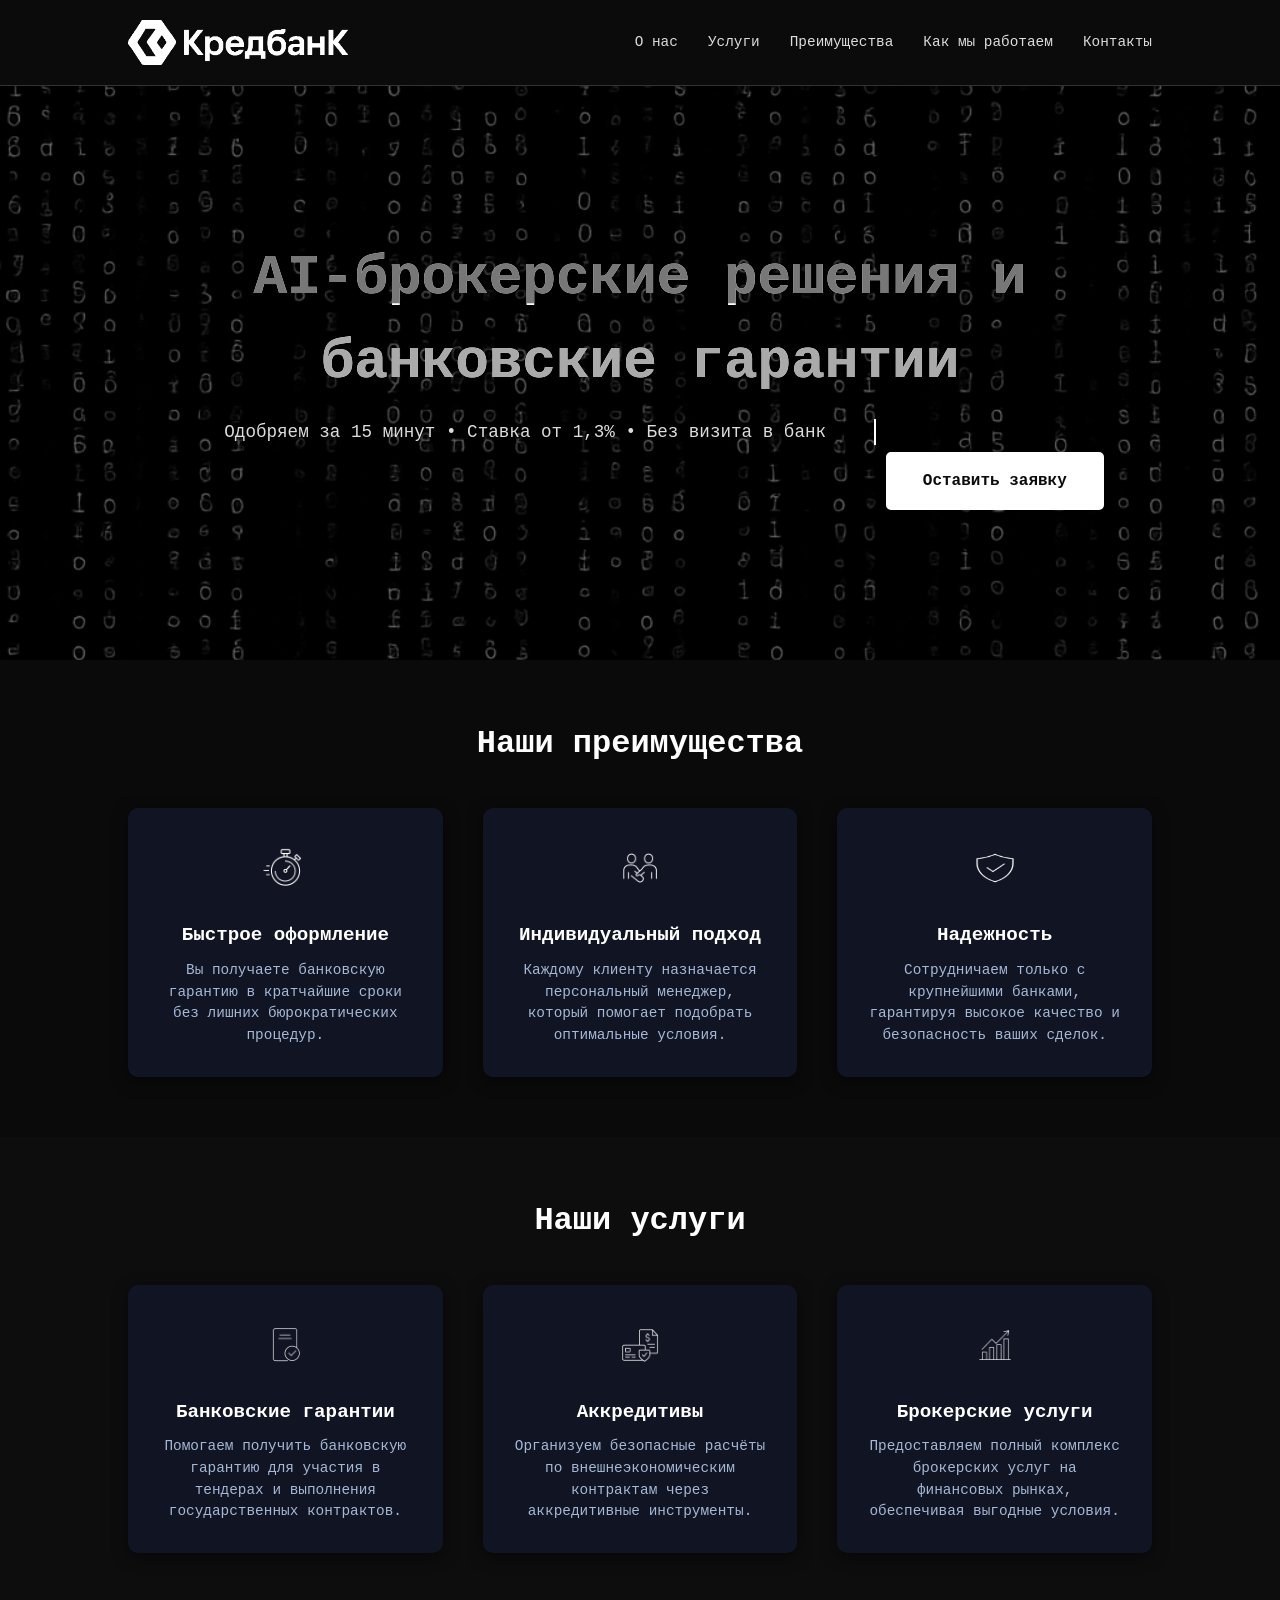
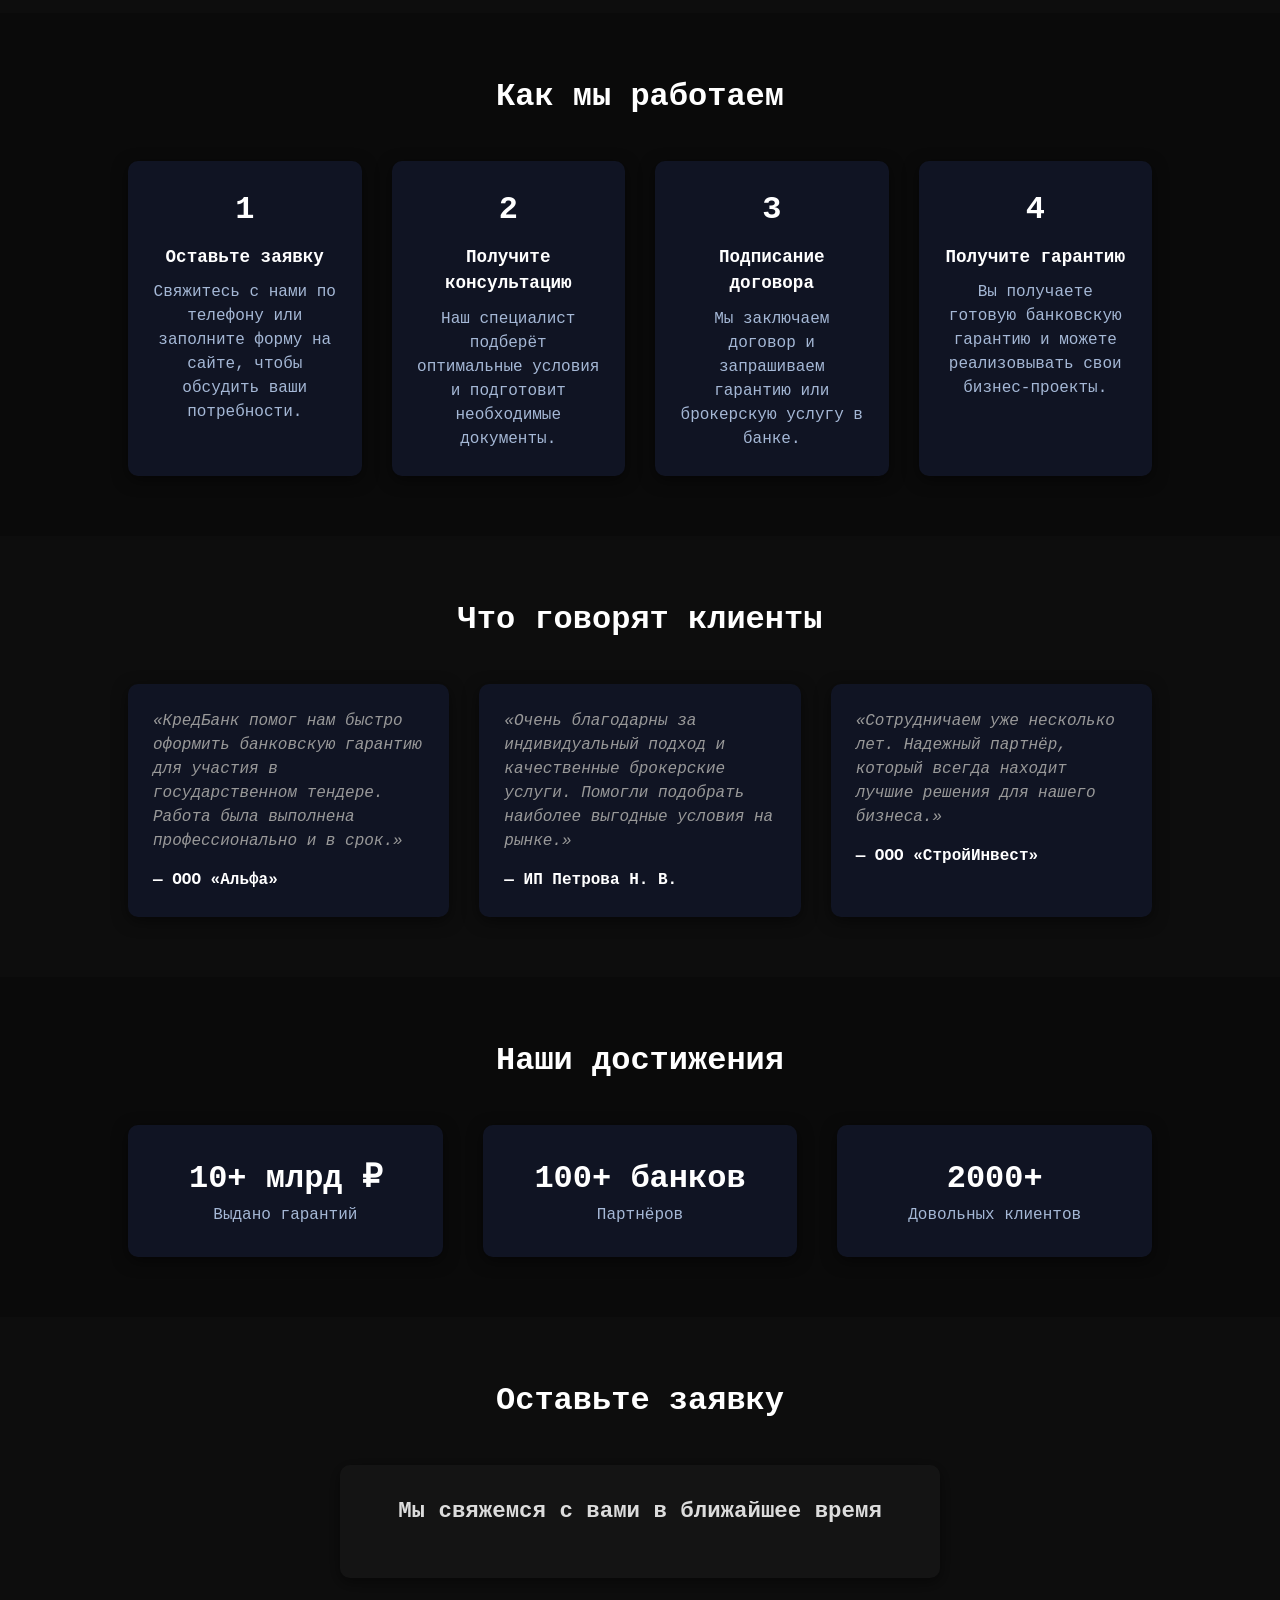
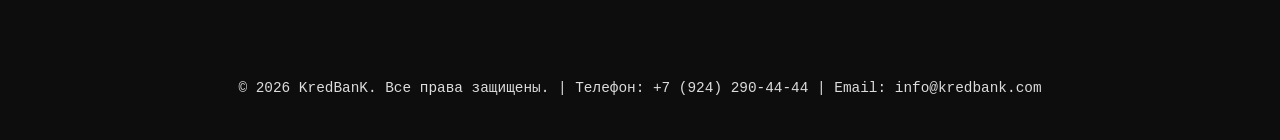
<file: index.html>
<!DOCTYPE html>
<html lang="ru">
<head>
    <meta charset="UTF-8">
    <meta name="viewport" content="width=device-width, initial-scale=1.0">
    <title>Брокерские услуги и банковские гарантии | KredBanK</title>
    <style>
        /* Сброс стандартных стилей */
        *, *::before, *::after {
            box-sizing: border-box;
            margin: 0;
            padding: 0;
        }
        body {
            font-family: 'Courier New', Courier, monospace;
            line-height: 1.5;
            /* Светлый текст на тёмном фоне для черно‑белой версии */
            color: #dcdcdc;
            background-color: #0b0b0b;
        }
        a {
            color: inherit;
            text-decoration: none;
        }
        header {
            background-color: #0b0b0b;
            color: #dcdcdc;
            padding: 20px 10vw;
            display: flex;
            align-items: center;
            justify-content: space-between;
            border-bottom: 1px solid #333;
        }
        header .logo {
        display: flex;
        align-items: center;
        gap: 10px;
    }

        .logo-icon {
            /* Отображаем логотип в шапке с сохранением пропорций */
            height: 45px;
            width: auto;
        }
        .logo-text {
            display: none;
        }
        header nav ul {
            list-style: none;
            display: flex;
            gap: 30px;
        }
        header nav li {
            font-size: 0.9rem;
        }
        header nav li a {
            transition: color 0.2s;
        }
        header nav li a:hover {
            color: #ffffff;
        }
        .hero {
            position: relative;
            /* Черно‑белый фон с цифровым узором */
            background-image: url('matrix-bw-bg.png');
            background-size: cover;
            background-position: center;
            background-attachment: fixed;
            color: #ffffff;
            padding: 150px 10vw;
            text-align: center;
            overflow: hidden;
        }
        .hero::before {
            content: '';
            position: absolute;
            top: 0;
            left: 0;
            right: 0;
            bottom: 0;
            background: rgba(0, 0, 0, 0.6);
            z-index: 0;
        }
        .hero > * {
            position: relative;
            z-index: 1;
        }
        /* Заголовок с глитч‑эффектом */
        .hero h1 {
            font-size: 3.5rem;
            margin-bottom: 15px;
            font-weight: 700;
            position: relative;
            display: inline-block;
            color: #ffffff;
        }
        .glitch {
            position: relative;
        }
        .glitch::before,
        .glitch::after {
            content: attr(data-text);
            position: absolute;
            top: 0;
            left: 0;
            width: 100%;
            height: 100%;
            overflow: hidden;
        }
        .glitch::before {
            /* Первый слой глитча серого цвета */
            color: #777;
            clip-path: inset(0 0 60% 0);
            animation: glitchTop 3s infinite linear;
        }
        .glitch::after {
            /* Второй слой глитча чуть светлее */
            color: #aaa;
            clip-path: inset(60% 0 0 0);
            animation: glitchBottom 3s infinite linear;
        }
        @keyframes glitchTop {
            0% { transform: translate(0, 0); }
            20% { transform: translate(-2px, -2px); }
            40% { transform: translate(2px, 2px); }
            60% { transform: translate(-2px, 2px); }
            80% { transform: translate(2px, -2px); }
            100% { transform: translate(0, 0); }
        }
        @keyframes glitchBottom {
            0% { transform: translate(0, 0); }
            20% { transform: translate(2px, 2px); }
            40% { transform: translate(-2px, -2px); }
            60% { transform: translate(2px, -2px); }
            80% { transform: translate(-2px, 2px); }
            100% { transform: translate(0, 0); }
        }
        .hero p {
            /* Стиль описания в блоке hero переопределяется для tagline */
            font-size: 1.1rem;
            max-width: 700px;
            margin: 0 auto 40px auto;
        }
        .hero-tagline {
            /* Типографика с эффектом печатающей машинки */
            font-family: 'Courier New', Courier, monospace;
            font-size: 1.1rem;
            margin-bottom: 30px;
            display: inline-block;
            white-space: nowrap;
            overflow: hidden;
            border-right: 0.15em solid #ffffff;
            animation: typing 6s steps(40, end) 1 forwards, blink-caret 0.8s step-end infinite;
            color: #dcdcdc;
        }
        @keyframes typing {
            from { width: 0; }
            to { width: 100%; }
        }
        @keyframes blink-caret {
            from, to { border-color: transparent; }
            50% { border-color: #ffffff; }
        }
        .btn {
            display: inline-block;
            padding: 15px 35px;
            font-size: 1rem;
            font-weight: 600;
            color: #0b0b0b;
            background-color: #ffffff;
            border-radius: 5px;
            border: 2px solid #ffffff;
            transition: background-color 0.3s, color 0.3s;
        }
        .btn:hover {
            background-color: transparent;
            color: #ffffff;
        }
        .section {
            padding: 60px 10vw;
            background-color: #0d0d0d;
            opacity: 0;
            transform: translateY(40px);
            transition: all 0.7s ease-out;
        }
        .section:nth-of-type(even) {
            background-color: #0a0a0a;
        }

        .section.fade-in {
            opacity: 1;
            transform: translateY(0);
        }
        .section h2 {
            text-align: center;
            font-size: 2rem;
            margin-bottom: 40px;
            color: #ffffff;
        }
        .features {
            display: flex;
            flex-wrap: wrap;
            gap: 40px;
            justify-content: center;
        }
        .feature-item {
            flex: 1 1 250px;
            background-color: #101423;
            border-radius: 10px;
            box-shadow: 0 4px 15px rgba(0, 0, 0, 0.5);
            padding: 30px;
            text-align: center;
        }
        .feature-item img {
            width: 60px;
            height: 60px;
            margin-bottom: 15px;
            /* Наши иконки уже белые на прозрачном фоне, поэтому фильтры не применяем */
            filter: none;
        }
        .feature-item h3 {
            font-size: 1.2rem;
            margin-bottom: 10px;
            color: #ffffff;
        }
        .feature-item p {
            font-size: 0.9rem;
            /* Светлый текст для лучшей читаемости на тёмном фоне */
            color: #a5b8d6;
        }
        .steps {
            display: grid;
            grid-template-columns: repeat(auto-fit, minmax(220px, 1fr));
            gap: 30px;
        }
        .step-item {
            background-color: #101423;
            border-radius: 10px;
            box-shadow: 0 4px 15px rgba(0, 0, 0, 0.5);
            padding: 25px;
            text-align: center;
        }
        /* Светлый цвет текста в шагах */
        .step-item p {
            color: #a5b8d6;
        }
        .step-number {
            font-size: 2rem;
            font-weight: 700;
            color: #ffffff;
            margin-bottom: 10px;
        }
        .step-item h4 {
            font-size: 1.1rem;
            margin-bottom: 10px;
            color: #ffffff;
        }
        .testimonials {
            display: flex;
            flex-wrap: wrap;
            gap: 30px;
            justify-content: center;
        }
        .testimonial {
            flex: 1 1 280px;
            background-color: #101423;
            border-radius: 10px;
            padding: 25px;
            box-shadow: 0 4px 15px rgba(0, 0, 0, 0.5);
        }
        .testimonial p {
            font-style: italic;
            margin-bottom: 15px;
            color: #999;
        }
        .testimonial span {
            font-weight: 700;
            color: #ffffff;
        }
        /* Форма обратной связи */
        .form-wrapper {
            max-width: 600px;
            margin: 0 auto;
            background-color: #101423;
            padding: 30px;
            border-radius: 10px;
            box-shadow: 0 4px 15px rgba(0, 0, 0, 0.5);
            /* Применяем фильтр к вложенной форме Битрикс, чтобы приглушить фирменные цвета */
            filter: grayscale(1);
        }
        .form-wrapper h3 {
            font-size: 1.4rem;
            margin-bottom: 20px;
            color: #dcdcdc;
            text-align: center;
        }
        .form-wrapper form {
            display: flex;
            flex-direction: column;
            gap: 15px;
        }
        .form-wrapper label {
            font-size: 0.9rem;
            color: #e6e9f0;
        }
        .form-wrapper input, .form-wrapper textarea {
            padding: 10px;
            font-size: 1rem;
            border: 1px solid #404a70;
            border-radius: 5px;
            background-color: #0B0D17;
            color: #e6e9f0;
        }
        .form-wrapper textarea {
            resize: vertical;
            min-height: 100px;
        }
        .form-wrapper button {
            padding: 12px;
            font-size: 1rem;
            font-weight: 600;
            background-color: #ffffff;
            color: #0b0b0b;
            border: 2px solid #ffffff;
            border-radius: 5px;
            cursor: pointer;
            transition: background-color 0.3s, color 0.3s;
        }
        .form-wrapper button:hover {
            background-color: transparent;
            color: #ffffff;
            box-shadow: none;
        }
        footer {
            background-color: #0d0d0d;
            color: #dcdcdc;
            padding: 40px 10vw;
            text-align: center;
        }
        footer p {
            font-size: 0.9rem;
        }
        @media(max-width: 768px) {
            header nav ul {
                gap: 15px;
            }
            .hero h1 {
                font-size: 2rem;
            }
            .hero p {
                font-size: 1rem;
            }
        }
/* Список супер‑офера в хедере */
.offer-list {
    display: flex;
    flex-wrap: wrap;
    gap: 20px;
    justify-content: center;
    margin: 30px 0;
    padding: 0;
    list-style: none;
}
.offer-item {
    display: flex;
    align-items: center;
    gap: 8px;
    font-size: 0.9rem;
    color: #fff;
}
.offer-item img {
    width: 24px;
    height: 24px;
}
/* Секция достижений */
.stats-grid {
    display: flex;
    flex-wrap: wrap;
    gap: 40px;
    justify-content: center;
}
        .stat-item {
            flex: 1 1 200px;
            background-color: #101423;
            border-radius: 10px;
            box-shadow: 0 4px 15px rgba(0, 0, 0, 0.5);
            padding: 30px;
            text-align: center;
        }
        .stat-number {
            font-size: 2rem;
            font-weight: 700;
            color: #ffffff;
            margin-bottom: 10px;
        }
        .stat-item p {
            color: #a5b8d6;
        }

    </style>
</head>
<body>
    <header>
        <div class="logo">
            <!-- Вставляем согласованный логотип вместо текстового написания -->
            <img src="cred-logo-bw.png" alt="KredBanK Logo" class="logo-icon">
        </div>
        <nav>
            <ul>
                <li><a href="#about">О нас</a></li>
                <li><a href="#services">Услуги</a></li>
                <li><a href="#advantages">Преимущества</a></li>
                <li><a href="#steps">Как мы работаем</a></li>
                <li><a href="#contact">Контакты</a></li>
            </ul>
        </nav>
    </header>
    <section class="hero">
        <!-- Используем атрибут data-text для эффекта глитча -->
        <h1 class="glitch" data-text="AI‑брокерские решения и банковские гарантии">AI‑брокерские решения и банковские гарантии</h1>
        <!-- Слоган с эффектом печатающей машинки -->
        <p class="hero-tagline">Одобряем за 15 минут • Ставка от 1,3% • Без визита в банк</p>
        <a href="#contact" class="btn">Оставить заявку</a>
    </section>
    <section id="advantages" class="section">
        <h2>Наши преимущества</h2>
        <div class="features">
            <div class="feature-item">
                <img src="speed-icon-transparent.png" alt="Иконка скорость">
                <h3>Быстрое оформление</h3>
                <p>Вы получаете банковскую гарантию в кратчайшие сроки без лишних бюрократических процедур.</p>
            </div>
            <div class="feature-item">
                <img src="approach-icon-transparent.png" alt="Иконка индивидуальный подход">
                <h3>Индивидуальный подход</h3>
                <p>Каждому клиенту назначается персональный менеджер, который помогает подобрать оптимальные условия.</p>
            </div>
            <div class="feature-item">
                <img src="reliability-icon-transparent.png" alt="Иконка надежность">
                <h3>Надежность</h3>
                <p>Сотрудничаем только с крупнейшими банками, гарантируя высокое качество и безопасность ваших сделок.</p>
            </div>
        </div>
    </section>
    <section id="services" class="section">
        <h2>Наши услуги</h2>
        <div class="features">
            <div class="feature-item">
                <img src="guarantee-icon-transparent.png" alt="Банковские гарантии">
                <h3>Банковские гарантии</h3>
                <p>Помогаем получить банковскую гарантию для участия в тендерах и выполнения государственных контрактов.</p>
            </div>
            <div class="feature-item">
                <img src="accreditive-icon-transparent.png" alt="Аккредитивы">
                <h3>Аккредитивы</h3>
                <p>Организуем безопасные расчёты по внешнеэкономическим контрактам через аккредитивные инструменты.</p>
            </div>
            <div class="feature-item">
                <img src="brokerage-icon-transparent.png" alt="Брокерские услуги">
                <h3>Брокерские услуги</h3>
                <p>Предоставляем полный комплекс брокерских услуг на финансовых рынках, обеспечивая выгодные условия.</p>
            </div>
        </div>
    </section>
    <section id="steps" class="section">
        <h2>Как мы работаем</h2>
        <div class="steps">
            <div class="step-item">
                <div class="step-number">1</div>
                <h4>Оставьте заявку</h4>
                <p>Свяжитесь с нами по телефону или заполните форму на сайте, чтобы обсудить ваши потребности.</p>
            </div>
            <div class="step-item">
                <div class="step-number">2</div>
                <h4>Получите консультацию</h4>
                <p>Наш специалист подберёт оптимальные условия и подготовит необходимые документы.</p>
            </div>
            <div class="step-item">
                <div class="step-number">3</div>
                <h4>Подписание договора</h4>
                <p>Мы заключаем договор и запрашиваем гарантию или брокерскую услугу в банке.</p>
            </div>
            <div class="step-item">
                <div class="step-number">4</div>
                <h4>Получите гарантию</h4>
                <p>Вы получаете готовую банковскую гарантию и можете реализовывать свои бизнес-проекты.</p>
            </div>
        </div>
    </section>
    <section class="section">
        <h2>Что говорят клиенты</h2>
        <div class="testimonials">
            <div class="testimonial">
                <p>«КредБанк помог нам быстро оформить банковскую гарантию для участия в государственном тендере. Работа была выполнена профессионально и в срок.»</p>
                <span>— ООО «Альфа»</span>
            </div>
            <div class="testimonial">
                <p>«Очень благодарны за индивидуальный подход и качественные брокерские услуги. Помогли подобрать наиболее выгодные условия на рынке.»</p>
                <span>— ИП Петрова Н. В.</span>
            </div>
            <div class="testimonial">
                <p>«Сотрудничаем уже несколько лет. Надежный партнёр, который всегда находит лучшие решения для нашего бизнеса.»</p>
                <span>— ООО «СтройИнвест»</span>
            </div>
        </div>
    </section>
<section id="stats" class="section">
    <h2>Наши достижения</h2>
    <div class="stats-grid">
        <div class="stat-item">
            <span class="stat-number">10+ млрд ₽</span>
            <p>Выдано гарантий</p>
        </div>
        <div class="stat-item">
            <span class="stat-number">100+ банков</span>
            <p>Партнёров</p>
        </div>
        <div class="stat-item">
            <span class="stat-number">2000+</span>
            <p>Довольных клиентов</p>
        </div>
    </div>
</section>


    <section id="contact" class="section">
        <h2>Оставьте заявку</h2>
        <div class="form-wrapper">
    <h3>Мы свяжемся с вами в ближайшее время</h3>
    <!-- Вставка CRM-формы Битрикс24 -->
    <script data-b24-form="inline/24/fvjcta" data-skip-moving="true">
    (function(w,d,u){
    var s=d.createElement('script');s.async=true;s.src=u+'?'+(Date.now()/180000|0);
    var h=d.getElementsByTagName('script')[0];h.parentNode.insertBefore(s,h);
    })(window,document,'https://cdn-ru.bitrix24.ru/b1992549/crm/form/loader_24.js');
    </script>
</div>
    </section>
    <footer>
        <p>© 2026 KredBanK. Все права защищены. | Телефон: +7 (924) 290‑44‑44 | Email: info@kredbank.com</p>
    </footer>
    <!-- Анимации появления секций -->
    <script>
        document.addEventListener('DOMContentLoaded', function() {
            const observer = new IntersectionObserver(entries => {
                entries.forEach(entry => {
                    if (entry.isIntersecting) {
                        entry.target.classList.add('fade-in');
                        observer.unobserve(entry.target);
                    }
                });
            }, { threshold: 0.2 });
            document.querySelectorAll('.section').forEach(section => {
                observer.observe(section);
            });
        });
    </script>
    <!-- Если у вас есть JavaScript-код для подключения виджетов Bitrix или аналитики, добавьте его ниже -->
</body>
</html>
</file>
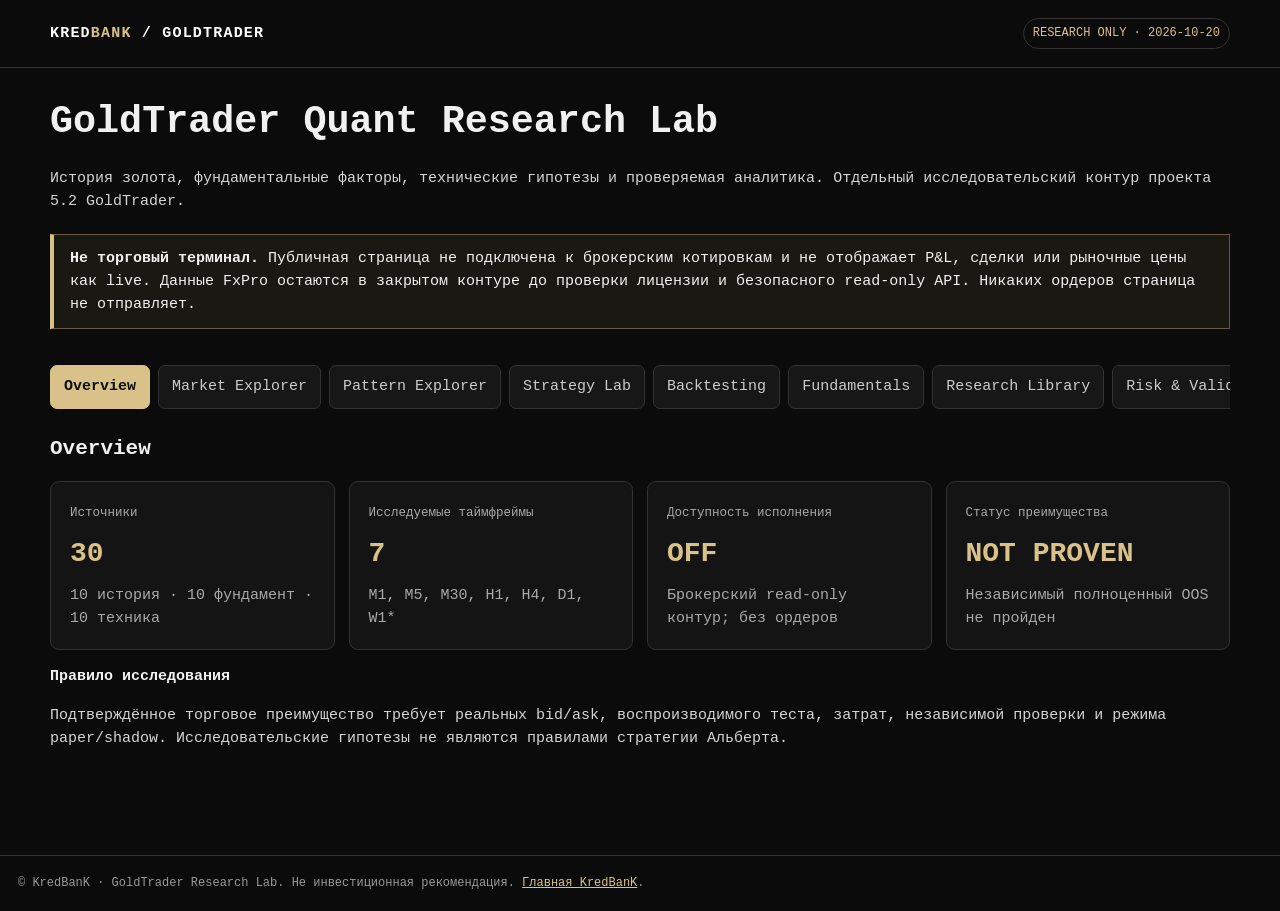
<file: goldtrader/index.html>
<!doctype html>
<html lang="ru"><head><meta charset="utf-8"><meta name="viewport" content="width=device-width,initial-scale=1"><meta name="theme-color" content="#0b0b0b">
<title>GoldTrader Research Lab | KredBanK</title>
<style>
:root{color-scheme:dark;--bg:#0b0b0b;--card:#141414;--muted:#a9a9a9;--border:#333;--fg:#f1f1f1;--accent:#d9c28a}
*{box-sizing:border-box}body{margin:0;background:var(--bg);color:var(--fg);font:15px/1.55 ui-monospace,SFMono-Regular,Consolas,"Liberation Mono",monospace}
a{color:var(--accent)}button,input,select{font:inherit}button{cursor:pointer}header{border-bottom:1px solid var(--border);padding:18px clamp(16px,4vw,50px);display:flex;align-items:center;justify-content:space-between;gap:20px;flex-wrap:wrap}
.brand{font-weight:800;letter-spacing:.08em;text-decoration:none;color:white}.brand span{color:var(--accent)}
main{max-width:1480px;margin:auto;padding:25px clamp(16px,4vw,50px) 90px}h1{font-size:clamp(25px,3vw,42px);margin:0 0 8px}h2{font-size:21px;margin:0 0 16px}h3{font-size:15px}p{color:#d5d5d5}.muted,small{color:var(--muted)}.tag{border:1px solid var(--border);padding:5px 9px;border-radius:99px;font-size:12px;color:var(--accent)}
.notice{border:1px solid #6b5b39;border-left:4px solid var(--accent);padding:12px 16px;margin:20px 0;background:#1a1812}
nav{display:flex;gap:8px;overflow-x:auto;padding:16px 0 24px;scrollbar-width:thin}nav button{white-space:nowrap;background:#171717;color:#ccc;border:1px solid #333;border-radius:7px;padding:9px 13px}nav button[aria-selected="true"]{color:#101010;background:var(--accent);border-color:var(--accent);font-weight:700}
.panel{display:none}.panel.active{display:block}.grid{display:grid;grid-template-columns:repeat(auto-fit,minmax(240px,1fr));gap:14px}.card{border:1px solid var(--border);background:var(--card);border-radius:9px;padding:19px;min-width:0}.metric{font-size:28px;color:var(--accent);font-weight:700;margin:8px 0}
.tablewrap{overflow:auto;border:1px solid var(--border);border-radius:8px}table{border-collapse:collapse;width:100%;font-size:13px}th,td{padding:12px;text-align:left;border-bottom:1px solid #2c2c2c;vertical-align:top}th{color:var(--accent);background:#1b1b1b}tr:last-child td{border-bottom:0}
.controls{display:flex;gap:12px;flex-wrap:wrap;align-items:center;margin:16px 0}input,select{background:#1b1b1b;border:1px solid #444;color:white;padding:10px;border-radius:6px;max-width:100%}input{flex:1;min-width:180px}
.empty{padding:35px 22px;border:1px dashed #555;text-align:center;border-radius:8px;background:#101010;color:#bcbcbc}
.level{font-size:11px;color:#a9d5b7}footer{border-top:1px solid #333;padding:18px;color:#999;font-size:12px}
@media(max-width:620px){header{padding:14px 16px}main{padding:18px 14px 70px}.card{padding:14px}th,td{padding:9px;font-size:12px}}
</style></head><body>
<header><a class="brand" href="/">KRED<span>BANK</span> / GOLDTRADER</a><span class="tag">RESEARCH ONLY · 2026-10-20</span></header>
<main>
<h1>GoldTrader Quant Research Lab</h1>
<p>История золота, фундаментальные факторы, технические гипотезы и проверяемая аналитика. Отдельный исследовательский контур проекта 5.2 GoldTrader.</p>
<div class="notice"><strong>Не торговый терминал.</strong> Публичная страница не подключена к брокерским котировкам и не отображает P&amp;L, сделки или рыночные цены как live. Данные FxPro остаются в закрытом контуре до проверки лицензии и безопасного read-only API. Никаких ордеров страница не отправляет.</div>
<nav role="tablist" aria-label="Разделы исследования" id="tabs"></nav>
<section class="panel active" id="overview"><h2>Overview</h2><div class="grid">
<div class="card"><small>Источники</small><div class="metric">30</div><div class="muted">10 история · 10 фундамент · 10 техника</div></div>
<div class="card"><small>Исследуемые таймфреймы</small><div class="metric">7</div><div class="muted">M1, M5, M30, H1, H4, D1, W1*</div></div>
<div class="card"><small>Доступность исполнения</small><div class="metric">OFF</div><div class="muted">Брокерский read-only контур; без ордеров</div></div>
<div class="card"><small>Статус преимущества</small><div class="metric">NOT PROVEN</div><div class="muted">Независимый полноценный OOS не пройден</div></div></div>
<h3>Правило исследования</h3><p>Подтверждённое торговое преимущество требует реальных bid/ask, воспроизводимого теста, затрат, независимой проверки и режима paper/shadow. Исследовательские гипотезы не являются правилами стратегии Альберта.</p></section>
<section class="panel" id="market"><h2>Market Explorer</h2><div class="controls"><label for="tf">Таймфрейм</label><select id="tf"><option>M1</option><option>M5</option><option>M30</option><option>H1</option><option>H4</option><option>D1</option><option>W1</option></select></div>
<div class="empty" id="market-state" aria-live="polite"></div><p class="muted">W1* в локальном исследовании агрегирован из D1, нативные недельные бары через текущий канал недоступны. Нельзя смешивать spot, CFD, GC futures и LBMA fixings.</p></section>
<section class="panel" id="patterns"><h2>Pattern Explorer</h2><div class="grid" id="hypotheses"></div><p class="muted">Паттерны ниже — формальные задания на проверку, а не сигналы на открытие сделки.</p></section>
<section class="panel" id="strategies"><h2>Strategy Lab</h2><div class="empty"><strong>Публичные результаты не опубликованы.</strong><p>Предварительный брокерский скрининг выполнен в закрытом исследовательском контуре. До публикации нужны лицензия на производные данные, независимый OOS, реальные затраты и контроль качества.</p></div><p>Кандидаты: trend-following, momentum-breakout, pullback, mean-reversion, volatility-breakout. Каждая версия требует immutable dataset ID, ruleset hash и полного trade log.</p></section>
<section class="panel" id="backtests"><h2>Backtesting</h2><div class="empty">Equity, drawdown, сделки и MAE/MFE не доступны в публичном API. Синтетические результаты намеренно не показаны.</div><p>Минимальный протокол: train → validation → embargo/purged walk-forward → untouched final test → shadow. Сравнение с no-trade, buy-and-hold и risk-matched random baseline.</p></section>
<section class="panel" id="fundamentals"><h2>Fundamentals</h2><div class="grid">
<div class="card"><h3>Opportunity cost</h3><p>Реальные доходности TIPS, номинальные ставки, ожидания ФРС и валютные курсы.</p></div>
<div class="card"><h3>Risk & uncertainty</h3><p>Геополитика, финансовые кризисы, ликвидность, риск вынужденных продаж.</p></div>
<div class="card"><h3>Demand & positioning</h3><p>ETF потоки, покупки центральных банков, CFTC COT, физический спрос и переработка.</p></div>
<div class="card"><h3>Macro releases</h3><p>CPI, NFP, FOMC и неожиданность публикации с point-in-time календарём и лагами.</p></div></div></section>
<section class="panel" id="library"><h2>Research Library — 30 источников</h2><p>Ранжирование по качеству первичного материала и применимости. «abstract» означает изученную аннотацию, а не полный текст статьи; платные публикации не обходились.</p><div class="controls"><input id="search" type="search" placeholder="Поиск по автору, названию, теме" aria-label="Поиск по библиотеке"><select id="group" aria-label="Группа"><option value="">Все группы</option><option value="A">A · История</option><option value="B">B · Фундамент</option><option value="C">C · Техника</option></select></div><div id="library-items" class="grid"></div></section>
<section class="panel" id="risk"><h2>Risk & Validation</h2><div class="grid">
<div class="card"><h3>Data leakage</h3><p>Фичи только из информации, доступной к моменту решения. Публикационные лаги и винтажи макроданных обязательны.</p></div>
<div class="card"><h3>Trading costs</h3><p>Bid/ask, проскальзывание, комиссии, своп, маржа, SL/TP и неоднозначность intrabar.</p></div>
<div class="card"><h3>Multiple testing</h3><p>White Reality Check, bootstrap, Deflated Sharpe, вероятность переобучения при достаточных данных.</p></div>
<div class="card"><h3>Regime shift</h3><p>Проверка по ставкам, USD, кризисам, волатильности, сессиям и структурным переломам.</p></div></div></section>
<section class="panel" id="health"><h2>System Health</h2><div class="tablewrap"><table><tr><th>Контур</th><th>Статус публичной страницы</th></tr>
<tr><td>FxPro MT5</td><td>Не подключён из браузера. Исторический read-only доступ подтверждён отдельно.</td></tr>
<tr><td>Research Library</td><td>30 проверенных библиографических ссылок</td></tr>
<tr><td>Live candles / ticks</td><td>Не опубликованы; необходим лицензированный API</td></tr>
<tr><td>Backtesting jobs</td><td>Серверный планировщик не подключён</td></tr>
<tr><td>Trading execution</td><td>Запрещено на этой странице</td></tr>
<tr><td>Last static update</td><td>2026-10-20 · Snapshot, не live</td></tr></table></div></section>
</main><footer>© KredBanK · GoldTrader Research Lab. Не инвестиционная рекомендация. <a href="/">Главная KredBanK</a>.</footer>
<script>
"use strict";
const sources=[["A01","Bordo & Kydland","1990","The Gold Standard as a Rule","https://www.nber.org/papers/w3367","research","Исторические обязательства и условная конвертируемость","historical comparative","Не отражает рыночную цену CFD","high","abstract"],["A02","Barry Eichengreen","1992","Golden Fetters: The Gold Standard and the Great Depression","https://www.nber.org/books-and-chapters/golden-fetters-gold-standard-and-great-depression-1919-1939","book","Золотой стандарт усиливал межвоенные кризисы","historical synthesis","Платная книга; доступно описание","high","abstract"],["A03","Bernanke & James","1990/1991","The Gold Standard, Deflation, and Financial Crisis in the Great Depression","https://www.nber.org/papers/w3488","research","Дефляция и банковские кризисы при золотом стандарте","24-country annual comparison","Не применимо к M1–H1","high","abstract"],["A04","Sandra Kollen Ghizoni / Fed History","2013","Creation of the Bretton Woods System","https://www.federalreservehistory.org/essays/bretton-woods-created","primary history","Фиксированная официальная конвертируемость $35/oz","historical institutional account","Не торговые котировки","high","web"],["A05","Sandra Kollen Ghizoni / Fed History","2013","Nixon Ends Convertibility of U.S. Dollars to Gold","https://www.federalreservehistory.org/essays/gold-convertibility-ends","primary history","1968 двухуровневый рынок; 1971 закрытие золотого окна","historical institutional account","Переходный период неоднороден","high","web"],["A06","LBMA","2019","Centenary of the LBMA Gold Price","https://www.lbma.org.uk/centenary-of-the-lbma-gold-price","market history","Лондонский фиксинг с 1919; электронный аукцион с 2015","market institutional timeline","Бенчмарк не равен непрерывному споту","high","web"],["A07","LBMA","n.d.","A Guide to the Loco London Precious Metals Market: Benchmarks","https://www.lbma.org.uk/publications/the-otc-guide/precious-metal-benchmarks","market documentation","AM/PM аукционы и методология бенчмарков","benchmark description","Не описывает каждую внутридневную сделку","high","web"],["A08","ICE Benchmark Administration","n.d.","LBMA Gold and Silver Price Calculation Methodology","https://www.ice.com/iba/lbma-precious-metals","benchmark methodology","Раунды электронного аукциона и определение цены","auction specification","Лицензирование котировок","high","web"],["A09","World Gold Council","2026","Gold Spot Prices & Market History","https://www.gold.org/goldhub/data/gold-prices","market data","Средние цены с 1978; разница spot и benchmark","market time series","Исторические LBMA данные ограничены лицензией","high","web"],["A10","CME Group","2026","Gold Futures — GC Contract and Market","https://www.cmegroup.com/markets/metals/precious/gold-futures.html","exchange documentation","GC 100 oz; централизованные фьючерсы отличаются от CFD","contract specs","Фьючерсная база и ролловер","high","web"],["B01","Barsky & Summers","1985/1988","Gibson's Paradox and the Gold Standard","https://www.nber.org/papers/w1680","research","Связь реальной цены золота и ставок","theory and historical evidence","Модель режима золотого стандарта","high","abstract"],["B02","Erb & Harvey","2013","The Golden Dilemma","https://www.nber.org/papers/w18706","research","Золото ненадёжный хедж инфляции на практических горизонтах","long-run valuation","Не краткосрочный сигнал","high","abstract"],["B03","Baur & Lucey","2010","Is Gold a Hedge or a Safe Haven?","https://doi.org/10.1111/j.1540-6288.2010.00244.x","peer reviewed","Safe-haven эффект краткосрочен и условен","time-varying stock/bond correlation","Не FxPro GOLD","high","abstract"],["B04","Baur & McDermott","2010","Is Gold a Safe Haven? International Evidence","https://doi.org/10.1016/j.jbankfin.2009.12.008","peer reviewed","Защитные свойства зависят от страны и кризиса","1979–2009 international comparison","Исторический режим изменился","high","abstract"],["B05","World Gold Council","n.d.","Gold Return Attribution Model (GRAM)","https://www.gold.org/goldhub/tools/gold-return-attribution-model","econometric tool","Группы факторов: рост, риск, opportunity cost, momentum","rolling regression attribution","Не причинность; доступ ограничен","medium","web"],["B06","World Gold Council","2026","Gold Demand Trends: Full Year 2025","https://www.gold.org/goldhub/research/gold-demand-trends/gold-demand-trends-full-year-2025","industry research","Инвестиционный и официальный спрос; 2025 сильные потоки","supply-demand estimates","Пересмотры и непрозрачные OTC потоки","high","web"],["B07","World Gold Council","2026","Gold ETFs Holdings and Flows","https://www.gold.org/goldhub/data/gold-etfs-holdings-and-flows","market dataset","ETF потоки и запасы по регионам","weekly/monthly holdings and flows","Публикационный лаг; не realtime","high","web"],["B08","CFTC","2026","Commitments of Traders Reports","https://www.cftc.gov/MarketReports/CommitmentsofTraders/index.htm","regulatory dataset","Позиции managed money, swap dealers и прочих","weekly categorized futures positions","Запаздывание; GC не CFD","high","web"],["B09","Caldara & Iacoviello","2022","Measuring Geopolitical Risk","https://doi.org/10.1257/aer.20191823","peer reviewed","Измеримый индекс геополитических рисков","news-based index and macro study","Не золото-специфичная предсказательная модель","high","abstract"],["B10","Federal Reserve / FRED","n.d.","10-Year TIPS Real Yield (DFII10)","https://fred.stlouisfed.org/series/DFII10","primary macro data","Дневная реальная доходность как кандидат фактор","Treasury H.15 series","Данные пересматриваются; не причинность","high","web"],["C01","J. Welles Wilder","1978","New Concepts in Technical Trading Systems","https://books.google.com/books?vid=ISBN0894590278","book","RSI, ATR, directional movement / ADX","indicator definitions","Без независимой OOS валидации GOLD","medium","preview"],["C02","John Bollinger","2001","Bollinger on Bollinger Bands","https://www.mheducation.com/highered/mhp/product/bollinger-bollinger-bands.html","book","Полосы, squeeze и volatility breakout","indicator methodology","Практическая книга; не доказательство edge","medium","contents"],["C03","Carol Osler","2000","Support for Resistance: Technical Analysis and Intraday Exchange Rates","https://www.newyorkfed.org/research/epr/00v06n2/0007osle.html","empirical study","Уровни FX могут предсказывать внутридневные развороты","six dealer level datasets","Результаты различаются по валютам; не GOLD","high","abstract"],["C04","Brock, Lakonishok & LeBaron","1992","Simple Technical Trading Rules and the Stochastic Properties of Stock Returns","https://doi.org/10.1111/j.1540-6261.1992.tb04681.x","peer reviewed","MA и range-break в историческом DJIA","bootstrap vs null models","Selection bias, costs, иной рынок","high","abstract"],["C05","Lo, Mamaysky & Wang","2000","Foundations of Technical Analysis","https://doi.org/10.1111/0022-1082.00265","peer reviewed","Алгоритмическая формализация графических фигур","kernel regression, US stocks","Не доказательство прибыли после затрат","high","abstract"],["C06","Sullivan, Timmermann & White","1999","Data-Snooping, Technical Trading Rule Performance, and the Bootstrap","https://doi.org/10.1111/0022-1082.00163","peer reviewed","Множественный перебор искажает выводы","White Reality Check, DJIA 100 years","Иной рынок; историческая структура","high","abstract"],["C07","Park & Irwin","2007","What Do We Know About the Profitability of Technical Analysis?","https://doi.org/10.1111/j.1467-6419.2007.00519.x","review","95 исследований: 56 положительных, 20 отрицательных, 19 смешанных","systematic literature review","Разнородность и ошибки тестирования","high","abstract"],["C08","Moskowitz, Ooi & Pedersen","2012","Time Series Momentum","https://doi.org/10.1016/j.jfineco.2011.11.003","peer reviewed","Momentum на фьючерсах в горизонтах 1–12 месяцев","58 liquid futures","Не внутридневная FxPro стратегия","high","abstract"],["C09","Andersen, Bollerslev, Diebold & Vega","2003","Micro Effects of Macro Announcements","https://doi.org/10.1257/000282803321455151","peer reviewed","Сюрпризы новостей вызывают скачки FX котировок","high-frequency FX event study","Требуется отдельная проверка GOLD","high","abstract"],["C10","Halbert White","2000","A Reality Check for Data Snooping","https://doi.org/10.1111/1468-0262.00152","peer reviewed","Статистическая коррекция перебора торговых правил","bootstrap multiple testing","Требует строгой спецификации набора правил","high","abstract"]];
const tabs=[["overview","Overview"],["market","Market Explorer"],["patterns","Pattern Explorer"],["strategies","Strategy Lab"],["backtests","Backtesting"],["fundamentals","Fundamentals"],["library","Research Library"],["risk","Risk & Validation"],["health","System Health"]];
const tabBar=document.getElementById("tabs");
function selectTab(id){document.querySelectorAll(".panel").forEach(x=>x.classList.toggle("active",x.id===id));tabBar.querySelectorAll("button").forEach(x=>x.setAttribute("aria-selected",String(x.dataset.tab===id)));history.replaceState(null,"","#"+id)}
for(const [id,name] of tabs){let b=document.createElement("button");b.textContent=name;b.dataset.tab=id;b.setAttribute("role","tab");b.setAttribute("aria-selected",String(id==="overview"));b.addEventListener("click",()=>selectTab(id));tabBar.appendChild(b)}
const e=s=>String(s).replace(/[&<>"']/g,c=>({"&":"&amp;","<":"&lt;",">":"&gt;",'"':"&quot;","'":"&#39;"}[c]));
const hypos=[["Session volatility","ATR/absolute returns conditional on UTC session; compare matched weekdays","unvalidated"],["20-bar breakout","Close beyond prior 20-bar extreme; entry at next open; 3-bar horizon","screening only"],["False breakout","Return inside prior 20-bar range within two closed bars","unvalidated"],["Volatility clustering","ACF of |log returns|, conditional next-bar range, session-adjusted","preliminary"],["POC / VAH / VAL","Lagged broker tick-activity profile; never label as exchange volume","unvalidated"],["MTF regime","Prior completed D1/H4 trend conditions M5/H1 signals","unvalidated"]];
document.getElementById("hypotheses").innerHTML=hypos.map(x=>'<article class="card"><h3>'+e(x[0])+'</h3><p>'+e(x[1])+'</p><small>Status: '+e(x[2])+'</small></article>').join("");
function renderLib(){const q=document.getElementById("search").value.toLowerCase(),g=document.getElementById("group").value;let arr=sources.filter(x=>(!g||x[0][0]===g)&&x.join(" ").toLowerCase().includes(q));document.getElementById("library-items").innerHTML=arr.map(x=>'<article class="card"><small>'+e(x[0])+' · '+e(x[2])+' · '+e(x[5])+'</small><h3><a href="'+encodeURI(x[4])+'" target="_blank" rel="noopener noreferrer">'+e(x[3])+'</a></h3><p>'+e(x[1])+'</p><p>'+e(x[6])+'</p><small>Метод: '+e(x[7])+'<br>Ограничение: '+e(x[8])+'<br>Доступ: '+e(x[10])+' · Доказательность: '+e(x[9])+'</small></article>').join("")||'<div class="empty">Ничего не найдено</div>'}
document.getElementById("search").addEventListener("input",renderLib);document.getElementById("group").addEventListener("change",renderLib);renderLib();
const coverage={"M1":"12–13.10.2026 · 2 760 баров","M5":"01–19.10.2026 · 3 588 баров","M30":"01.07–19.10.2026 · 3 619 баров","H1":"01.04–19.10.2026 · 3 276 баров","H4":"30.03–19.10.2026 · 868 баров","D1":"27.03.2023–19.10.2026 · 915 баров","W1":"Агрегировано из D1 · 187 недель (предварительно)"};
function updateMarket(){let tf=document.getElementById("tf").value;document.getElementById("market-state").innerHTML='<strong>'+e(tf)+'</strong><p>Локально проверено: '+e(coverage[tf])+'</p><p>Публичная публикация OHLC и live-график заблокированы до лицензирования и защищённого read-only API. Данные не симулируются.</p>'}
document.getElementById("tf").addEventListener("change",updateMarket);updateMarket();
const initial=location.hash.slice(1);if(tabs.some(x=>x[0]===initial))selectTab(initial);
</script></body></html>
</file>
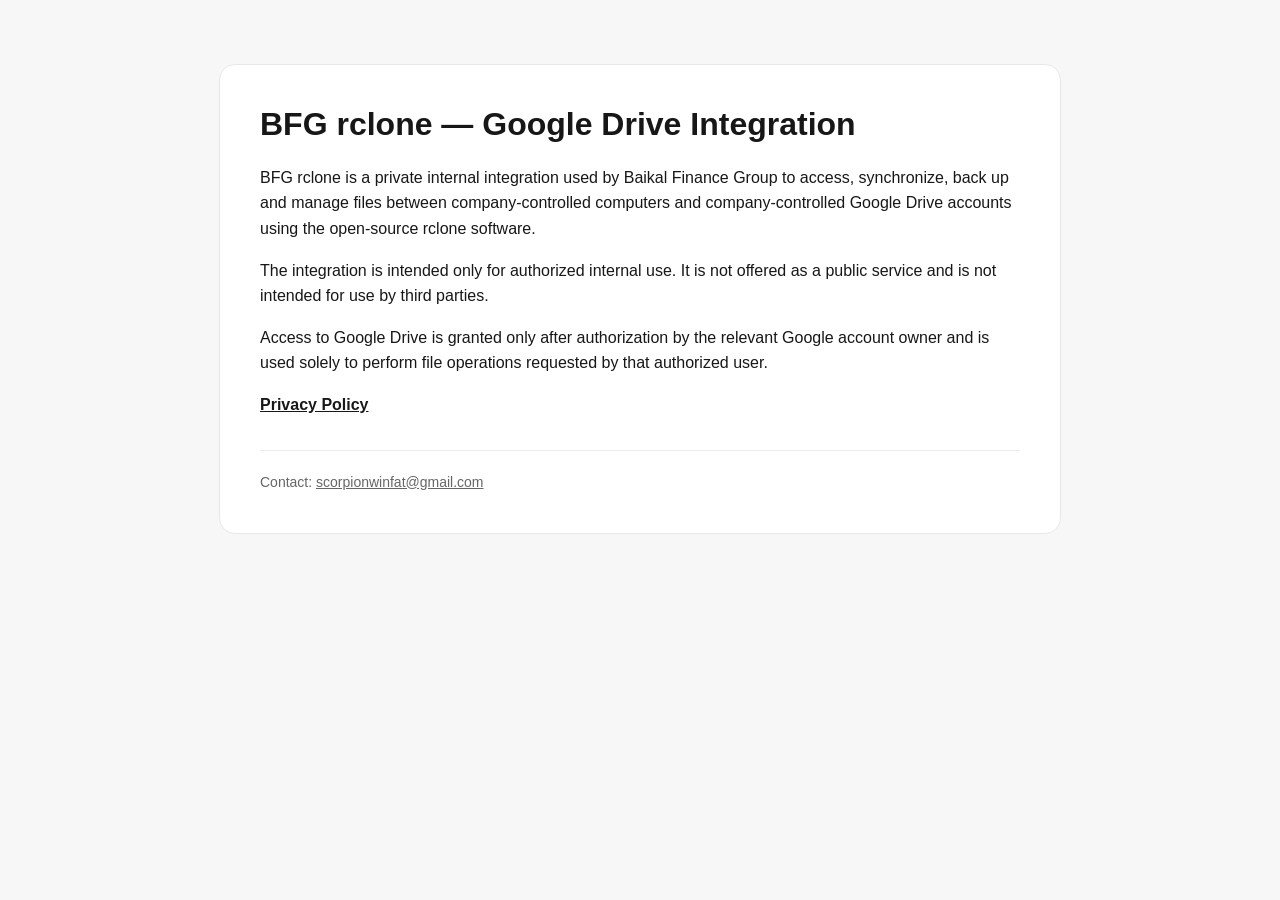
<file: rclone/index.html>
<!DOCTYPE html>
<html lang="en">
<head>
  <meta charset="utf-8">
  <meta name="viewport" content="width=device-width, initial-scale=1">
  <meta name="robots" content="noindex,follow">
  <title>BFG rclone — Google Drive Integration</title>
  <meta name="description" content="Private Google Drive integration used by Baikal Finance Group with rclone.">
  <style>
    :root { color-scheme: light; }
    body {
      margin: 0;
      font-family: -apple-system, BlinkMacSystemFont, "Segoe UI", Roboto, Helvetica, Arial, sans-serif;
      color: #171717;
      background: #f7f7f7;
      line-height: 1.6;
    }
    main {
      max-width: 760px;
      margin: 64px auto;
      padding: 40px;
      background: #fff;
      border: 1px solid #e8e8e8;
      border-radius: 16px;
    }
    h1 { margin-top: 0; line-height: 1.2; }
    a { color: inherit; }
    .muted { color: #666; }
    footer {
      margin-top: 32px;
      padding-top: 20px;
      border-top: 1px solid #ececec;
      font-size: 14px;
      color: #666;
    }
  </style>
</head>
<body>
  <main>
    <h1>BFG rclone — Google Drive Integration</h1>

    <p>
      BFG rclone is a private internal integration used by Baikal Finance Group
      to access, synchronize, back up and manage files between company-controlled
      computers and company-controlled Google Drive accounts using the open-source
      rclone software.
    </p>

    <p>
      The integration is intended only for authorized internal use. It is not
      offered as a public service and is not intended for use by third parties.
    </p>

    <p>
      Access to Google Drive is granted only after authorization by the relevant
      Google account owner and is used solely to perform file operations requested
      by that authorized user.
    </p>

    <p>
      <a href="/rclone/privacy/"><strong>Privacy Policy</strong></a>
    </p>

    <footer>
      Contact: <a href="mailto:scorpionwinfat@gmail.com">scorpionwinfat@gmail.com</a>
    </footer>
  </main>
</body>
</html>
</file>
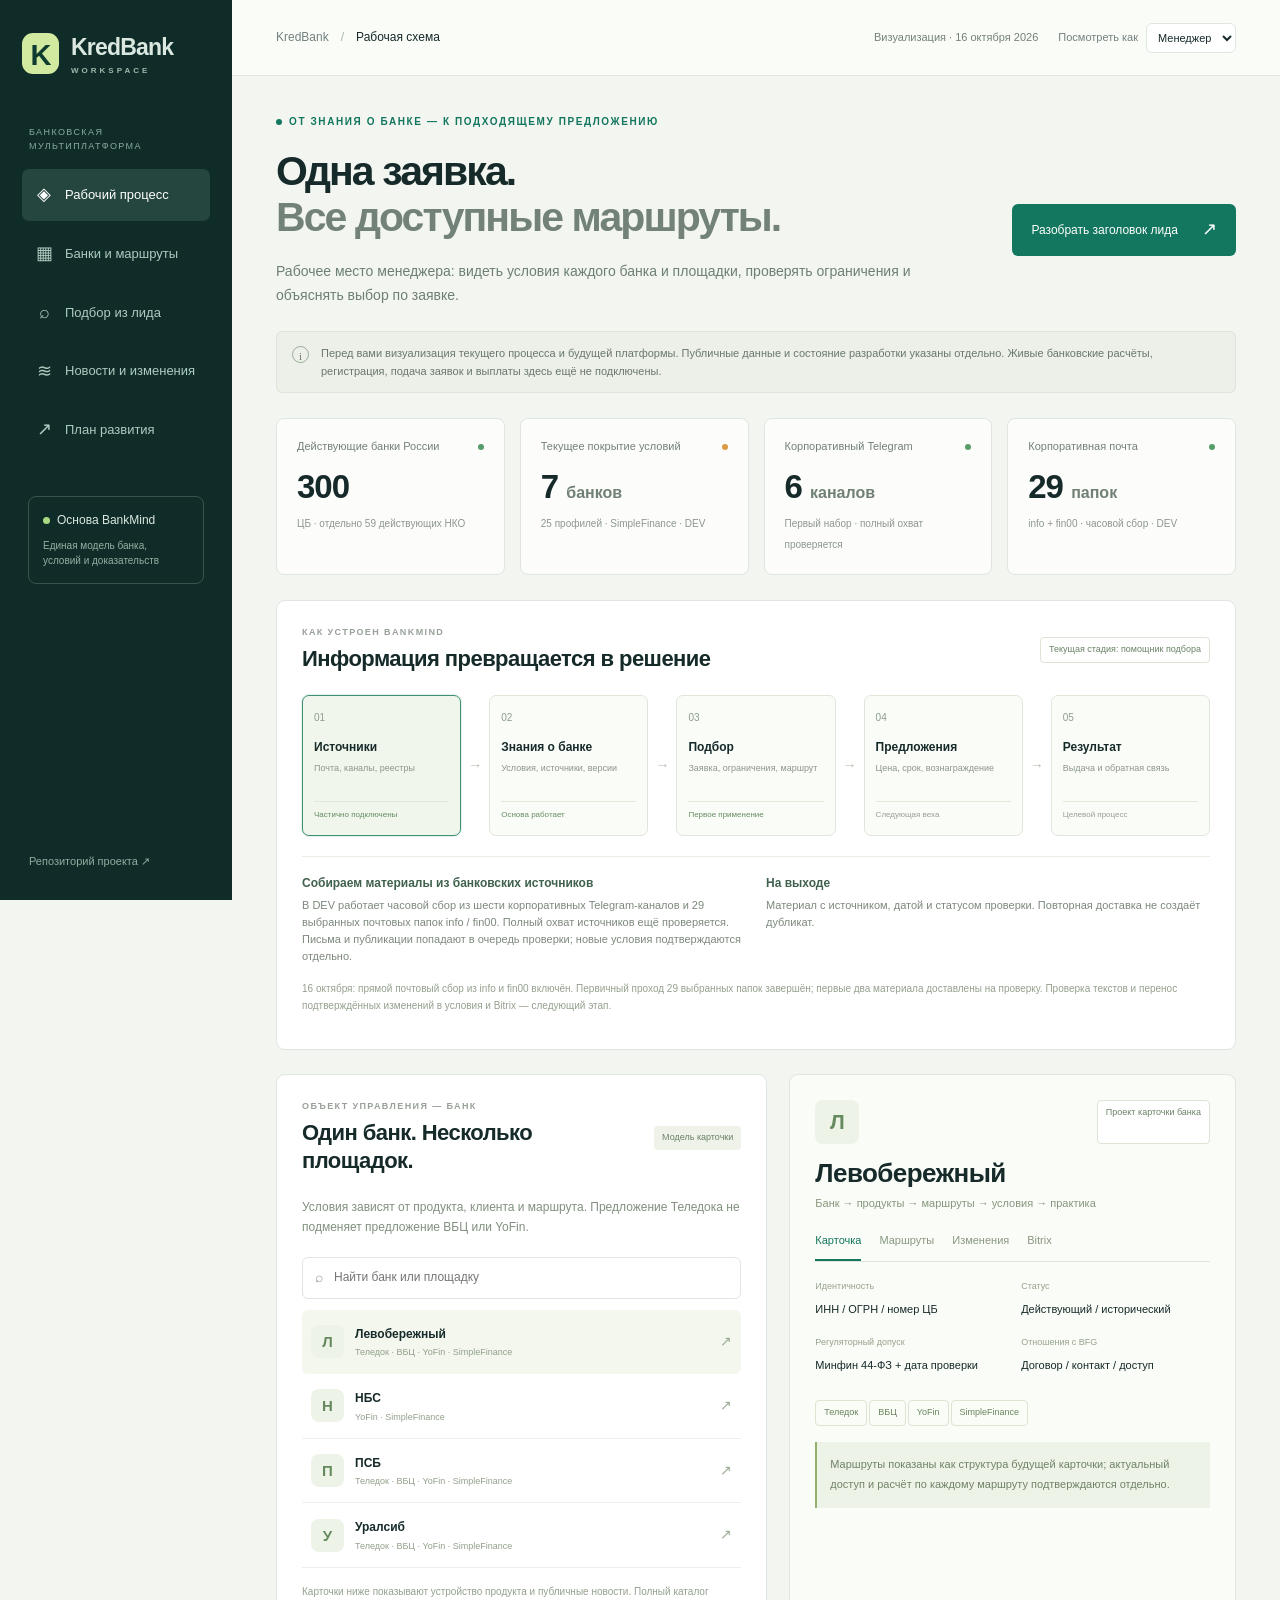
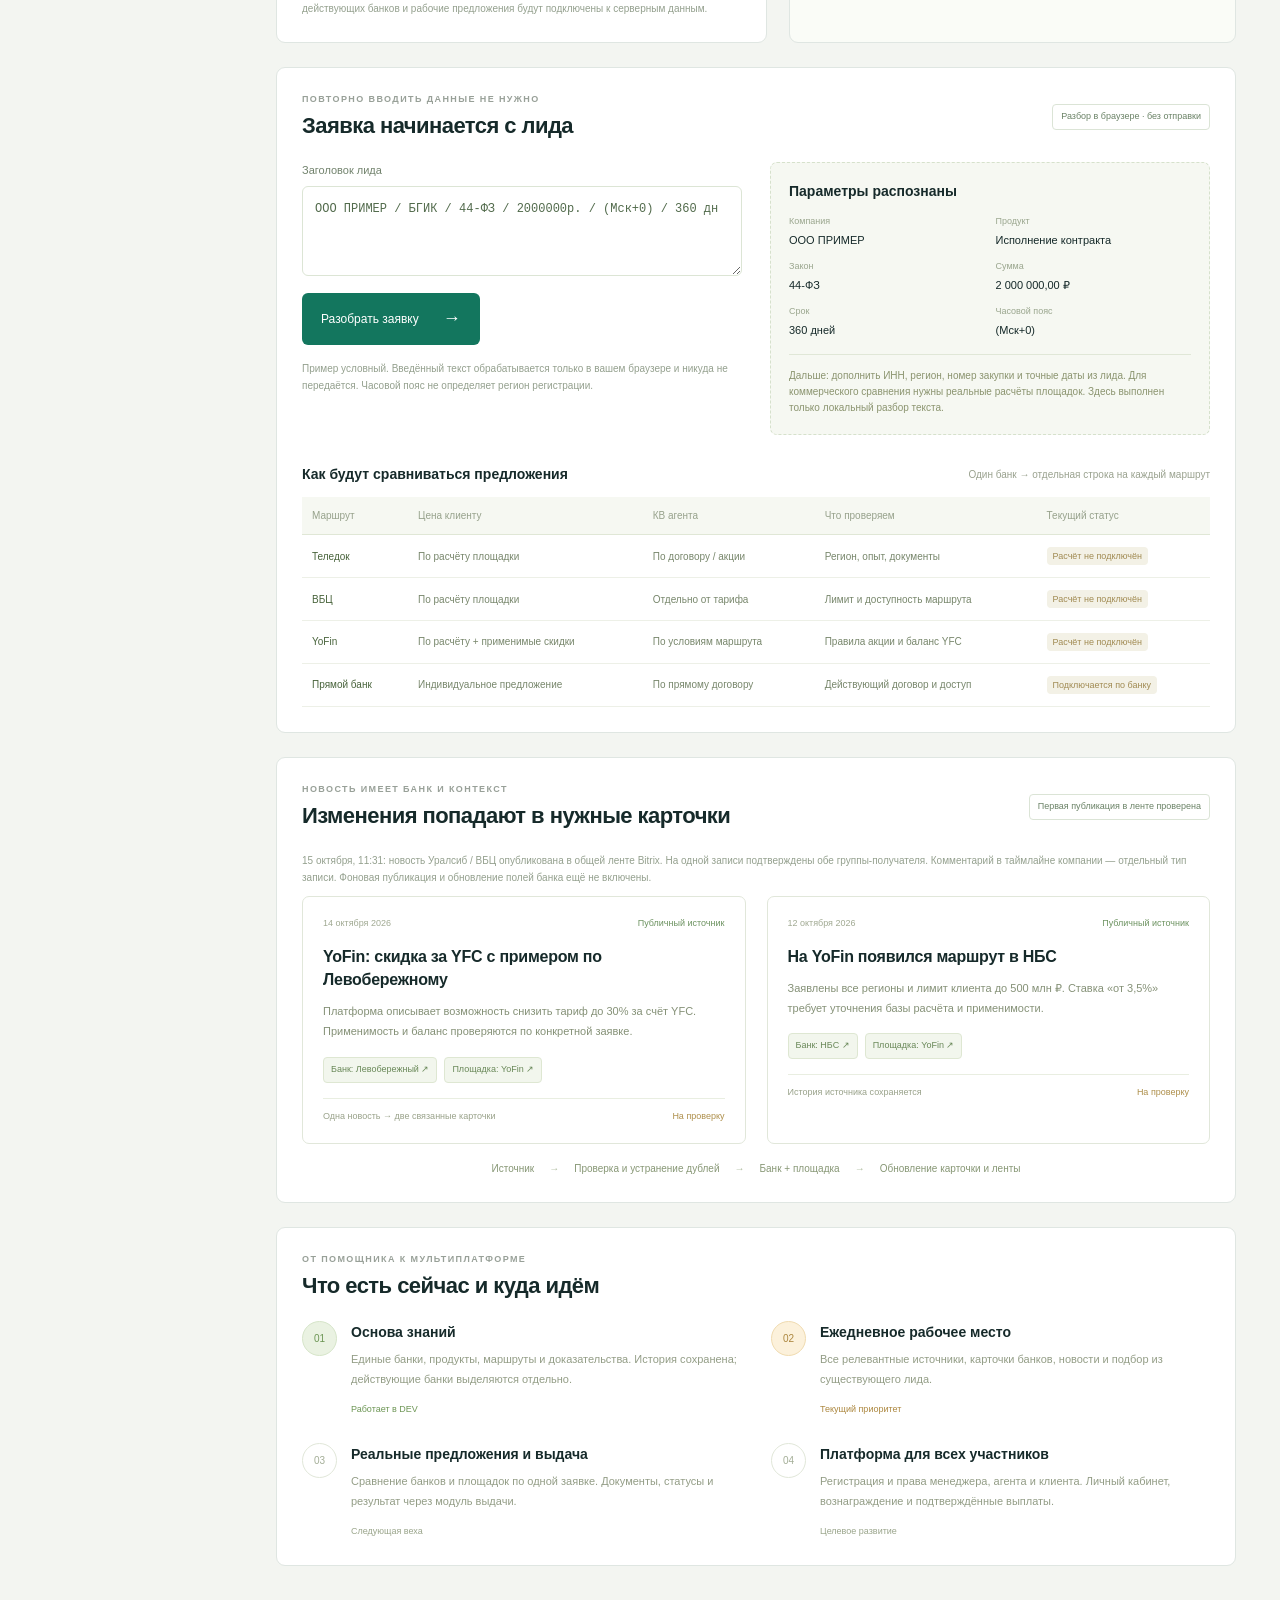
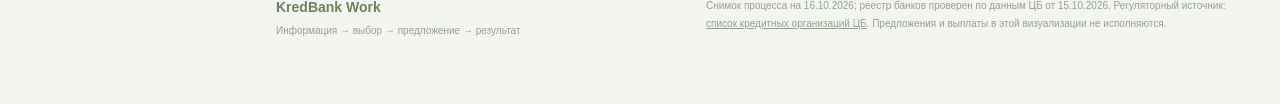
<file: work/index.html>
<!doctype html>
<html lang="ru">
<head>
<meta charset="utf-8"><meta name="viewport" content="width=device-width,initial-scale=1">
<meta name="description" content="KredBank Work — рабочая схема банковской мультиплатформы: источники, банки, маршруты и подбор.">
<meta name="robots" content="noindex,nofollow"><title>KredBank Work — банки, знания, маршруты</title>
<link rel="stylesheet" href="work.css">
</head>
<body>
<aside class="sidebar">
  <a class="brand" href="../"><span class="brandmark">K</span><span>KredBank<span class="brand-sub">WORKSPACE</span></span></a>
  <div class="workspace-label">БАНКОВСКАЯ МУЛЬТИПЛАТФОРМА</div>
  <nav aria-label="Разделы"><a href="#overview" class="active"><span>◈</span>Рабочий процесс</a><a href="#banks"><span>▦</span>Банки и маршруты</a><a href="#selection"><span>⌕</span>Подбор из лида</a><a href="#news"><span>≋</span>Новости и изменения</a><a href="#roadmap"><span>↗</span>План развития</a></nav>
  <div class="sidebar-note"><span class="pulse"></span>Основа BankMind<br><small>Единая модель банка,<br>условий и доказательств</small></div>
  <a class="source-code" href="https://github.com/scorpionwinfat-cpu/kredbank" target="_blank" rel="noopener">Репозиторий проекта ↗</a>
</aside>
<div class="workspace">
<header class="topbar"><div><span class="breadcrumb">KredBank</span><span class="slash">/</span>Рабочая схема</div><div class="top-actions"><span class="preview-tag">Визуализация · 16 октября 2026</span><label class="role-control">Посмотреть как <select id="role" aria-label="Роль в демонстрации"><option value="manager">Менеджер</option><option value="agent">Агент</option><option value="client">Клиент</option></select></label></div></header>
<main>
<section id="overview" class="intro">
  <div class="eyebrow"><span></span>ОТ ЗНАНИЯ О БАНКЕ — К ПОДХОДЯЩЕМУ ПРЕДЛОЖЕНИЮ</div>
  <div class="intro-row"><div><h1>Одна заявка.<br><span>Все доступные маршруты.</span></h1><p class="lead" id="role-description">Рабочее место менеджера: видеть условия каждого банка и площадки, проверять ограничения и объяснять выбор по заявке.</p></div><a class="primary-button" href="#selection">Разобрать заголовок лида <span>↗</span></a></div>
  <div class="notice"><span class="notice-icon">i</span><div>Перед вами визуализация текущего процесса и будущей платформы. Публичные данные и состояние разработки указаны отдельно. Живые банковские расчёты, регистрация, подача заявок и выплаты здесь ещё не подключены.</div></div>
</section>
<section class="metrics" aria-label="Проверенный масштаб">
  <article><div class="metric-caption">Действующие банки России <span class="dot green"></span></div><strong>300</strong><small>ЦБ · отдельно 59 действующих НКО</small></article>
  <article><div class="metric-caption">Текущее покрытие условий <span class="dot amber"></span></div><strong>7 <em>банков</em></strong><small>25 профилей · SimpleFinance · DEV</small></article>
  <article><div class="metric-caption">Корпоративный Telegram <span class="dot green"></span></div><strong>6 <em>каналов</em></strong><small>Первый набор · полный охват проверяется</small></article>
  <article><div class="metric-caption">Корпоративная почта <span class="dot green"></span></div><strong>29 <em>папок</em></strong><small>info + fin00 · часовой сбор · DEV</small></article>
</section>
<section class="panel process-panel">
  <div class="section-head"><div><div class="eyebrow muted">КАК УСТРОЕН BANKMIND</div><h2>Информация превращается в решение</h2></div><span class="status-tag outline">Текущая стадия: помощник подбора</span></div>
  <div class="process" role="tablist" aria-label="Этапы процесса">
    <button class="process-node selected" role="tab" aria-selected="true" data-step="sources"><span class="step-number">01</span><b>Источники</b><small>Почта, каналы, реестры</small><span class="step-state">Частично подключены</span></button><div class="connector">→</div>
    <button class="process-node" role="tab" aria-selected="false" data-step="knowledge"><span class="step-number">02</span><b>Знания о банке</b><small>Условия, источники, версии</small><span class="step-state">Основа работает</span></button><div class="connector">→</div>
    <button class="process-node" role="tab" aria-selected="false" data-step="matching"><span class="step-number">03</span><b>Подбор</b><small>Заявка, ограничения, маршрут</small><span class="step-state">Первое применение</span></button><div class="connector">→</div>
    <button class="process-node" role="tab" aria-selected="false" data-step="offers"><span class="step-number">04</span><b>Предложения</b><small>Цена, срок, вознаграждение</small><span class="step-state planned">Следующая веха</span></button><div class="connector">→</div>
    <button class="process-node" role="tab" aria-selected="false" data-step="outcomes"><span class="step-number">05</span><b>Результат</b><small>Выдача и обратная связь</small><span class="step-state planned">Целевой процесс</span></button>
  </div>
  <div class="process-detail" id="process-detail" role="tabpanel" aria-live="polite"></div>
  <p class="inline-note">16 октября: прямой почтовый сбор из info и fin00 включён. Первичный проход 29 выбранных папок завершён; первые два материала доставлены на проверку. Проверка текстов и перенос подтверждённых изменений в условия и Bitrix — следующий этап.</p>
</section>
<section id="banks" class="two-column">
  <div class="panel bank-panel"><div class="section-head"><div><div class="eyebrow muted">ОБЪЕКТ УПРАВЛЕНИЯ — БАНК</div><h2>Один банк. Несколько площадок.</h2></div><span class="status-tag">Модель карточки</span></div><p class="section-copy">Условия зависят от продукта, клиента и маршрута. Предложение Теледока не подменяет предложение ВБЦ или YoFin.</p>
  <div class="search"><span>⌕</span><input id="bank-search" placeholder="Найти банк или площадку" aria-label="Поиск банка"></div>
  <div class="bank-list" id="bank-list"></div>
  <div class="inline-note">Карточки ниже показывают устройство продукта и публичные новости. Полный каталог действующих банков и рабочие предложения будут подключены к серверным данным.</div></div>
  <article class="panel bank-card" id="bank-card" aria-live="polite"></article>
</section>
<section id="selection" class="panel selection-panel">
  <div class="section-head"><div><div class="eyebrow muted">ПОВТОРНО ВВОДИТЬ ДАННЫЕ НЕ НУЖНО</div><h2>Заявка начинается с лида</h2></div><span class="status-tag outline">Разбор в браузере · без отправки</span></div>
  <div class="selection-grid"><div><label class="field-label" for="lead-title">Заголовок лида</label><textarea id="lead-title" rows="3" spellcheck="false">ООО ПРИМЕР / БГИК / 44-ФЗ / 2000000р. / (Мск+0) / 360 дн</textarea><button id="parse-lead" class="primary-button">Разобрать заявку <span>→</span></button><p class="inline-note">Пример условный. Введённый текст обрабатывается только в вашем браузере и никуда не передаётся. Часовой пояс не определяет регион регистрации.</p></div><div id="parsed-lead" class="parsed-result" aria-live="polite"></div></div>
  <div class="comparison-header"><h3>Как будут сравниваться предложения</h3><span>Один банк → отдельная строка на каждый маршрут</span></div>
  <div class="table-wrap"><table><thead><tr><th>Маршрут</th><th>Цена клиенту</th><th class="agent-economics">КВ агента</th><th>Что проверяем</th><th>Текущий статус</th></tr></thead><tbody><tr><td><b>Теледок</b></td><td>По расчёту площадки</td><td class="agent-economics">По договору / акции</td><td>Регион, опыт, документы</td><td><span class="pending">Расчёт не подключён</span></td></tr><tr><td><b>ВБЦ</b></td><td>По расчёту площадки</td><td class="agent-economics">Отдельно от тарифа</td><td>Лимит и доступность маршрута</td><td><span class="pending">Расчёт не подключён</span></td></tr><tr><td><b>YoFin</b></td><td>По расчёту + применимые скидки</td><td class="agent-economics">По условиям маршрута</td><td>Правила акции и баланс YFC</td><td><span class="pending">Расчёт не подключён</span></td></tr><tr><td><b>Прямой банк</b></td><td>Индивидуальное предложение</td><td class="agent-economics">По прямому договору</td><td>Действующий договор и доступ</td><td><span class="pending">Подключается по банку</span></td></tr></tbody></table></div>
</section>
<section id="news" class="panel">
  <div class="section-head"><div><div class="eyebrow muted">НОВОСТЬ ИМЕЕТ БАНК И КОНТЕКСТ</div><h2>Изменения попадают в нужные карточки</h2></div><span class="status-tag outline">Первая публикация в ленте проверена</span></div>
  <p class="inline-note">15 октября, 11:31: <a href="https://baikalfg.bitrix24.ru/company/personal/user/12/blog/8358/" target="_blank" rel="noopener">новость Уралсиб / ВБЦ опубликована в общей ленте Bitrix</a>. На одной записи подтверждены обе группы-получателя. Комментарий в таймлайне компании — отдельный тип записи. Фоновая публикация и обновление полей банка ещё не включены.</p>
  <div class="news-grid"><article class="news-item"><div class="news-meta">14 октября 2026 <span>Публичный источник</span></div><h3>YoFin: скидка за YFC с примером по Левобережному</h3><p>Платформа описывает возможность снизить тариф до 30% за счёт YFC. Применимость и баланс проверяются по конкретной заявке.</p><div class="entity-links"><button data-bank="lev">Банк: Левобережный ↗</button><a href="https://t.me/yofinpro/2138" target="_blank" rel="noopener">Площадка: YoFin ↗</a></div><div class="news-footer">Одна новость → две связанные карточки <span>На проверку</span></div></article><article class="news-item"><div class="news-meta">12 октября 2026 <span>Публичный источник</span></div><h3>На YoFin появился маршрут в НБС</h3><p>Заявлены все регионы и лимит клиента до 500 млн ₽. Ставка «от 3,5%» требует уточнения базы расчёта и применимости.</p><div class="entity-links"><button data-bank="nbs">Банк: НБС ↗</button><a href="https://t.me/yofinpro/2136" target="_blank" rel="noopener">Площадка: YoFin ↗</a></div><div class="news-footer">История источника сохраняется <span>На проверку</span></div></article></div>
  <div class="automation-strip"><span>Источник</span><i>→</i><span>Проверка и устранение дублей</span><i>→</i><span>Банк + площадка</span><i>→</i><span>Обновление карточки и ленты</span></div>
</section>
<section id="roadmap" class="panel">
  <div class="section-head"><div><div class="eyebrow muted">ОТ ПОМОЩНИКА К МУЛЬТИПЛАТФОРМЕ</div><h2>Что есть сейчас и куда идём</h2></div></div>
  <div class="milestones"><article><span class="milestone-number done">01</span><div><h3>Основа знаний</h3><p>Единые банки, продукты, маршруты и доказательства. История сохранена; действующие банки выделяются отдельно.</p><b class="green-text">Работает в DEV</b></div></article><article><span class="milestone-number current">02</span><div><h3>Ежедневное рабочее место</h3><p>Все релевантные источники, карточки банков, новости и подбор из существующего лида.</p><b class="amber-text">Текущий приоритет</b></div></article><article><span class="milestone-number">03</span><div><h3>Реальные предложения и выдача</h3><p>Сравнение банков и площадок по одной заявке. Документы, статусы и результат через модуль выдачи.</p><b>Следующая веха</b></div></article><article><span class="milestone-number">04</span><div><h3>Платформа для всех участников</h3><p>Регистрация и права менеджера, агента и клиента. Личный кабинет, вознаграждение и подтверждённые выплаты.</p><b>Целевое развитие</b></div></article></div>
</section>
<footer><div><b>KredBank Work</b><span>Информация → выбор → предложение → результат</span></div><p>Снимок процесса на 16.10.2026; реестр банков проверен по данным ЦБ от 15.10.2026. Регуляторный источник: <a href="https://www.cbr.ru/banking_sector/credit/FullCoList/" target="_blank" rel="noopener">список кредитных организаций ЦБ</a>. Предложения и выплаты в этой визуализации не исполняются.</p></footer>
</main></div>
<script src="work.js"></script>
</body></html>
</file>
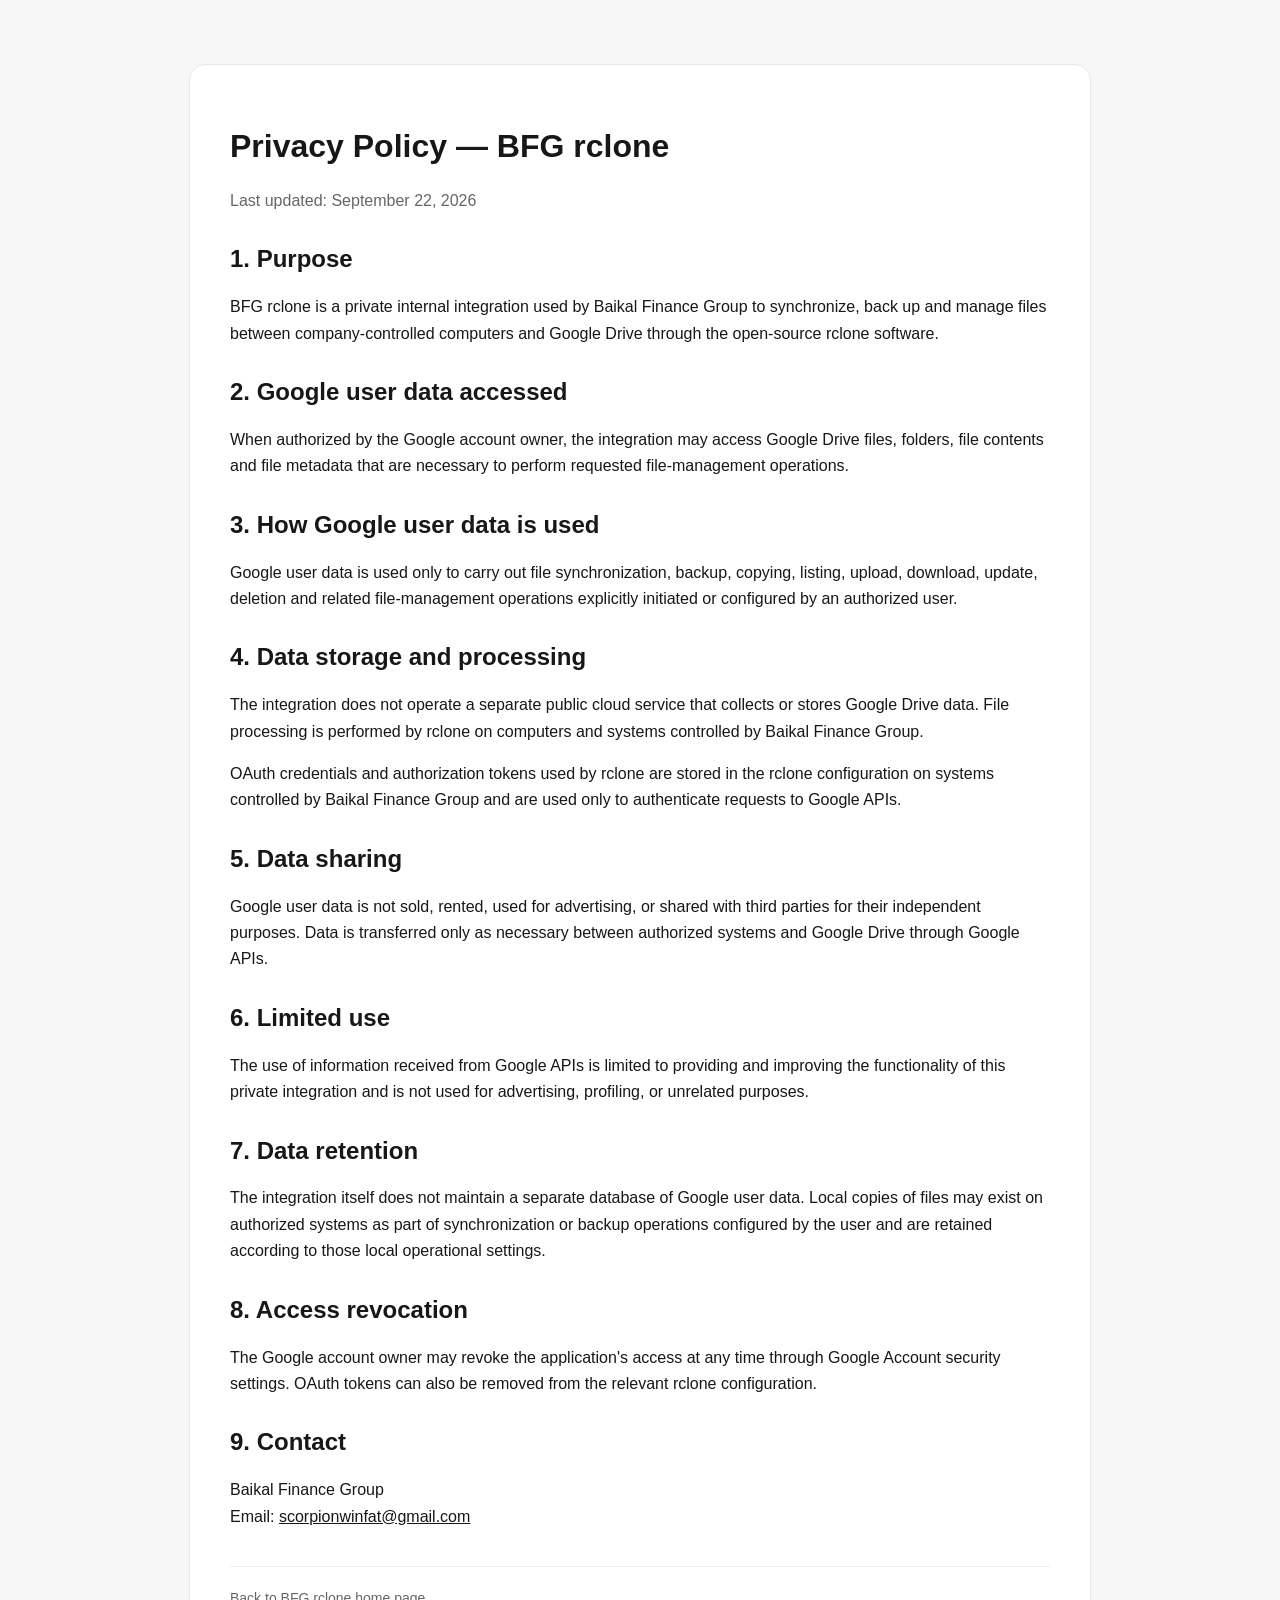
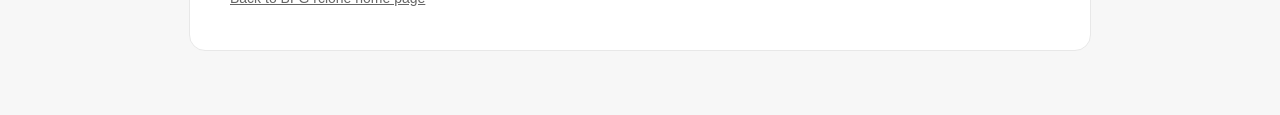
<file: rclone/privacy/index.html>
<!DOCTYPE html>
<html lang="en">
<head>
  <meta charset="utf-8">
  <meta name="viewport" content="width=device-width, initial-scale=1">
  <meta name="robots" content="noindex,follow">
  <title>Privacy Policy — BFG rclone</title>
  <meta name="description" content="Privacy Policy for the private BFG rclone Google Drive integration.">
  <style>
    :root { color-scheme: light; }
    body {
      margin: 0;
      font-family: -apple-system, BlinkMacSystemFont, "Segoe UI", Roboto, Helvetica, Arial, sans-serif;
      color: #171717;
      background: #f7f7f7;
      line-height: 1.65;
    }
    main {
      max-width: 820px;
      margin: 64px auto;
      padding: 40px;
      background: #fff;
      border: 1px solid #e8e8e8;
      border-radius: 16px;
    }
    h1, h2 { line-height: 1.25; }
    h2 { margin-top: 30px; }
    a { color: inherit; }
    .muted { color: #666; }
    footer {
      margin-top: 36px;
      padding-top: 20px;
      border-top: 1px solid #ececec;
      font-size: 14px;
      color: #666;
    }
  </style>
</head>
<body>
  <main>
    <h1>Privacy Policy — BFG rclone</h1>
    <p class="muted">Last updated: September 22, 2026</p>

    <h2>1. Purpose</h2>
    <p>
      BFG rclone is a private internal integration used by Baikal Finance Group
      to synchronize, back up and manage files between company-controlled computers
      and Google Drive through the open-source rclone software.
    </p>

    <h2>2. Google user data accessed</h2>
    <p>
      When authorized by the Google account owner, the integration may access
      Google Drive files, folders, file contents and file metadata that are
      necessary to perform requested file-management operations.
    </p>

    <h2>3. How Google user data is used</h2>
    <p>
      Google user data is used only to carry out file synchronization, backup,
      copying, listing, upload, download, update, deletion and related file-management
      operations explicitly initiated or configured by an authorized user.
    </p>

    <h2>4. Data storage and processing</h2>
    <p>
      The integration does not operate a separate public cloud service that collects
      or stores Google Drive data. File processing is performed by rclone on computers
      and systems controlled by Baikal Finance Group.
    </p>
    <p>
      OAuth credentials and authorization tokens used by rclone are stored in the
      rclone configuration on systems controlled by Baikal Finance Group and are
      used only to authenticate requests to Google APIs.
    </p>

    <h2>5. Data sharing</h2>
    <p>
      Google user data is not sold, rented, used for advertising, or shared with
      third parties for their independent purposes. Data is transferred only as
      necessary between authorized systems and Google Drive through Google APIs.
    </p>

    <h2>6. Limited use</h2>
    <p>
      The use of information received from Google APIs is limited to providing
      and improving the functionality of this private integration and is not used
      for advertising, profiling, or unrelated purposes.
    </p>

    <h2>7. Data retention</h2>
    <p>
      The integration itself does not maintain a separate database of Google user
      data. Local copies of files may exist on authorized systems as part of
      synchronization or backup operations configured by the user and are retained
      according to those local operational settings.
    </p>

    <h2>8. Access revocation</h2>
    <p>
      The Google account owner may revoke the application's access at any time
      through Google Account security settings. OAuth tokens can also be removed
      from the relevant rclone configuration.
    </p>

    <h2>9. Contact</h2>
    <p>
      Baikal Finance Group<br>
      Email: <a href="mailto:scorpionwinfat@gmail.com">scorpionwinfat@gmail.com</a>
    </p>

    <footer>
      <a href="/rclone/">Back to BFG rclone home page</a>
    </footer>
  </main>
</body>
</html>
</file>
<file: work/work.css>
:root{--ink:#162a2a;--muted:#738180;--line:#dfe6e2;--green:#13765e;--mint:#e8f2eb;--amber:#b77b30;--paper:#f3f5f1;--nav:#102c29}*{box-sizing:border-box}html{scroll-behavior:smooth;scroll-padding-top:90px}body{margin:0;background:var(--paper);color:var(--ink);font:14px/1.55 -apple-system,BlinkMacSystemFont,"Segoe UI",Arial,sans-serif}a{color:inherit;text-decoration:none}button,input,textarea,select{font:inherit}button,a,input,textarea,select{outline-offset:4px}button{cursor:pointer}button:focus-visible,a:focus-visible{outline:3px solid #71b9a2}.sidebar{position:fixed;inset:0 auto 0 0;width:232px;background:var(--nav);color:#dbe8e0;padding:30px 22px;display:flex;flex-direction:column;z-index:3}.brand{display:flex;gap:12px;align-items:center;font-size:23px;font-weight:650;letter-spacing:-.8px}.brandmark{display:grid;place-items:center;width:37px;height:41px;background:#d1eaa0;color:#103b30;border-radius:11px;font-size:29px;font-weight:600}.brand-sub{display:block;letter-spacing:3px;font-size:8px;color:#9db9ac;margin-top:-1px}.workspace-label{font-size:9px;letter-spacing:1.4px;margin:49px 7px 15px;color:#8caba0}nav{display:grid;gap:7px}nav a{padding:12px 13px;border-radius:7px;color:#adcbc0;font-size:13px;display:flex;gap:12px;align-items:center}nav a span{font-size:18px;width:18px;text-align:center}nav a.active,nav a:hover{background:#24463e;color:white}.sidebar-note{border:1px solid #39534a;border-radius:8px;margin:40px 6px 20px;padding:14px;font-size:12px}.sidebar-note small{color:#93b0a1;display:block;margin-top:8px}.pulse{display:inline-block;width:7px;height:7px;border-radius:50%;background:#a9da82;margin-right:7px}.source-code{font-size:11px;color:#92ac9f;margin:auto 7px 0}.workspace{margin-left:232px}.topbar{height:76px;background:rgba(250,252,248,.95);border-bottom:1px solid var(--line);display:flex;align-items:center;justify-content:space-between;padding:0 44px;font-size:12px;position:sticky;top:0;z-index:2;backdrop-filter:blur(10px)}.breadcrumb{color:var(--muted)}.slash{margin:0 12px;color:#a8b4ad}.top-actions{display:flex;align-items:center;gap:20px}.preview-tag{font-size:11px;color:#748176}.role-control{display:flex;gap:8px;align-items:center;color:var(--muted);font-size:11px}.role-control select{background:white;border:1px solid var(--line);border-radius:6px;padding:7px;color:var(--ink)}main{max-width:1550px;margin:auto;padding:38px 44px}.eyebrow{font-size:10px;letter-spacing:1.6px;font-weight:650;color:var(--green);display:flex;align-items:center;gap:7px}.eyebrow>span{height:6px;width:6px;border-radius:50%;background:var(--green)}.intro-row{display:flex;align-items:center;justify-content:space-between;gap:28px}.intro h1{font-size:clamp(30px,3.2vw,49px);line-height:1.14;letter-spacing:-1.9px;font-weight:550;margin:18px 0}.intro h1 span{color:#728278}.lead{font-size:14px;color:#6d7f75;max-width:650px;margin:18px 0 23px;line-height:1.75}.primary-button{background:var(--green);border:0;border-radius:6px;color:white;padding:12px 19px;display:inline-flex;align-items:center;gap:24px;white-space:nowrap;font-size:12px;transition:background .15s}.primary-button:hover{background:#0e5947}.primary-button span{font-size:18px}.notice{display:flex;gap:12px;background:#ecf0e8;border:1px solid #dce5d8;border-radius:6px;padding:12px 15px;color:#6b786b;font-size:11px;line-height:1.65}.notice-icon{border:1px solid #9aac96;border-radius:50%;width:17px;height:17px;min-width:17px;display:grid;place-items:center;margin-top:2px;font-family:serif}.metrics{display:grid;grid-template-columns:repeat(4,minmax(0,1fr));gap:15px;margin:25px 0}.metrics article{background:#fcfdfb;border:1px solid var(--line);border-radius:8px;padding:19px 20px}.metric-caption{display:flex;justify-content:space-between;gap:5px;font-size:11px;color:#748076}.dot{width:6px;height:6px;border-radius:50%;display:inline-block;margin-top:6px}.green{background:#579d6a}.amber{background:#d99c45}.metrics strong{display:block;font-size:33px;line-height:1.2;letter-spacing:-1px;font-weight:550;margin:12px 0 5px}.metrics em{font-style:normal;font-size:16px;letter-spacing:0;color:#718075}.metrics small{color:#8c968e;font-size:10px}.metric-pills{display:flex;flex-wrap:wrap;gap:4px;margin:20px 0 14px}.metric-pills span{font-size:10px;background:#eef3ec;border:1px solid #e3e9de;border-radius:4px;padding:3px 6px}.panel{background:#fff;border:1px solid var(--line);border-radius:9px;padding:25px;margin-bottom:24px}.section-head{display:flex;align-items:center;justify-content:space-between;gap:12px;margin-bottom:21px}.muted{color:#98a098;font-size:9px;letter-spacing:1.4px}h2{font-size:22px;font-weight:550;letter-spacing:-.55px;margin:5px 0 0;line-height:1.3}.status-tag{border-radius:4px;background:#eef2e9;color:#6a8266;padding:5px 8px;font-size:9px;white-space:nowrap}.status-tag.outline{background:#fff;border:1px solid #dbe4d6}.process{display:flex;align-items:center;gap:7px}.process-node{border:1px solid #dfe7db;background:#fafcf8;border-radius:7px;padding:14px 11px;text-align:left;flex:1;min-width:0;color:var(--ink);transition:border-color .15s,background .15s}.process-node.selected{border-color:#3d9071;background:#f0f6ec;box-shadow:0 0 0 1px #3d907120}.step-number{display:block;font-size:10px;color:#8d9d8c;margin-bottom:15px}.process-node b{display:block;font-size:12px;font-weight:600;line-height:1.3}.process-node small{display:block;font-size:9px;color:#8b9689;margin:6px 0 13px;min-height:26px}.step-state{font-size:8px;color:#638b60;border-top:1px solid #e1e9da;padding-top:7px;display:block}.step-state.planned{color:#9a9d91}.connector{font-size:14px;color:#b3bfae}.process-detail{display:grid;grid-template-columns:1fr 1fr;gap:20px;border-top:1px solid #e9eee5;margin-top:20px;padding-top:17px;color:#7d897c;font-size:11px}.process-detail b{color:#40614d;font-size:12px;display:block;margin-bottom:4px}.two-column{display:grid;grid-template-columns:1.1fr 1fr;gap:22px}.section-copy{font-size:12px;color:#81907f;line-height:1.7}.search{display:flex;align-items:center;gap:9px;border:1px solid var(--line);border-radius:6px;padding:9px 12px;margin:19px 0 11px;color:#899885}.search input{width:100%;border:0;outline:none;background:transparent;font-size:12px}.bank-row{width:100%;display:flex;align-items:center;gap:11px;text-align:left;padding:13px 9px;border:0;border-bottom:1px solid #edf0e8;background:white;color:var(--ink)}.bank-row.selected{background:#f3f7ee;border-radius:6px;border-bottom-color:transparent}.bank-symbol{display:grid;place-items:center;width:33px;height:33px;background:#edf3e7;border-radius:8px;color:#668a5f;font-size:15px;font-weight:650}.bank-label{flex:1}.bank-label strong{font-size:12px;font-weight:600}.bank-label small{display:block;font-size:9px;color:#93a08b;margin-top:2px}.bank-row>span:last-child{color:#9bab94}.inline-note{font-size:10px;color:#94a08e;line-height:1.7;margin-top:15px}.bank-card{background:#fafcf7}.bank-card-top{display:flex;justify-content:space-between}.bank-card h2{font-size:26px;margin:13px 0 4px}.bank-card .bank-symbol{width:44px;height:44px;font-size:21px}.card-subtitle{color:#86977d;font-size:11px}.card-tabs{display:flex;gap:18px;border-bottom:1px solid #e1e8d8;margin:20px 0 18px}.card-tabs button{border:0;border-bottom:2px solid transparent;background:transparent;padding:0 0 10px;color:#8a9782;font-size:11px}.card-tabs button.selected{border-bottom-color:var(--green);color:var(--green)}.card-facts{display:grid;grid-template-columns:1fr 1fr;gap:17px;margin-bottom:20px}.card-facts small{display:block;color:#97a38d;font-size:9px;margin-bottom:4px}.card-facts b{font-size:11px;font-weight:500}.route-pill{display:inline-block;font-size:9px;border:1px solid #dbe5d0;border-radius:4px;padding:5px 8px;margin:4px 2px 0 0;color:#68845b}.card-callout{background:#eef3e8;border-left:2px solid #94b16f;padding:13px;font-size:11px;color:#708366;margin-top:16px;line-height:1.8}.card-callout a{color:var(--green);text-decoration:underline}.selection-grid{display:grid;grid-template-columns:1fr 1fr;gap:28px}.field-label{font-size:11px;color:#71826c;display:block;margin-bottom:7px}textarea{width:100%;border:1px solid #dce5d5;border-radius:6px;padding:12px;color:#526b4c;resize:vertical;font:12px/1.8 ui-monospace,monospace;margin-bottom:10px}.parsed-result{background:#f6f8f2;border:1px dashed #d6e1cc;border-radius:7px;padding:18px}.parsed-result h3{font-size:14px;margin:0 0 13px;font-weight:550}.parsed-data{display:grid;grid-template-columns:1fr 1fr;gap:11px}.parsed-data small{display:block;font-size:9px;color:#9aa68e}.parsed-data b{display:block;font-size:11px;font-weight:500;margin-top:3px}.result-note{font-size:10px;color:#8b946f;line-height:1.6;border-top:1px solid #e0e7d7;padding-top:13px;margin-top:15px}.comparison-header{display:flex;justify-content:space-between;align-items:center;gap:12px;margin:29px 0 11px}.comparison-header h3{font-size:14px;font-weight:550;margin:0}.comparison-header span{font-size:10px;color:#9aa28f}.table-wrap{overflow:auto}table{width:100%;border-collapse:collapse;text-align:left;white-space:nowrap;font-size:10px}th{font-weight:500;color:#97a28c;padding:11px 10px;background:#f6f8f2;border-bottom:1px solid #e0e7d6}td{padding:13px 10px;color:#78876c;border-bottom:1px solid #edf0e7}td b{font-weight:500;color:#48633b}.pending{font-size:9px;background:#f3f1e6;color:#a18b53;border-radius:4px;padding:4px 6px}.news-grid{display:grid;grid-template-columns:1fr 1fr;gap:21px}.news-item{border:1px solid #e1e7da;border-radius:7px;padding:20px}.news-meta{font-size:9px;color:#a0a992;display:flex;justify-content:space-between;gap:10px}.news-meta span{color:#6d9361}.news-item h3{font-size:16px;letter-spacing:-.25px;font-weight:550;line-height:1.45;margin:14px 0 10px}.news-item p{color:#859177;font-size:11px;line-height:1.8}.entity-links{display:flex;flex-wrap:wrap;gap:7px;margin:15px 0}.entity-links button,.entity-links a{background:#f2f6ed;border:1px solid #dee7d2;border-radius:4px;font-size:9px;color:#698858;padding:5px 7px}.news-footer{border-top:1px solid #e9eee1;padding-top:11px;display:flex;justify-content:space-between;font-size:9px;color:#99a28a}.news-footer span{color:#ae8f4b}.automation-strip{display:flex;justify-content:center;align-items:center;gap:15px;padding:17px 10px 0;font-size:10px;color:#879775}.automation-strip i{font-style:normal;color:#b0bda0}.milestones{display:grid;grid-template-columns:1fr 1fr;gap:25px 30px}.milestones article{display:flex;gap:14px}.milestone-number{display:grid;place-items:center;width:35px;height:35px;min-width:35px;border:1px solid #e1e7d9;border-radius:50%;color:#a4ae97;font-size:10px}.milestone-number.done{background:#eaf2e2;border-color:#d6e5c9;color:#6d9655}.milestone-number.current{background:#fcf1db;border-color:#f0dbb0;color:#ac873f}.milestones h3{font-weight:550;font-size:14px;margin:1px 0 6px}.milestones p{font-size:11px;color:#939d86;margin:0 0 7px;line-height:1.8}.milestones b{font-weight:500;font-size:9px;color:#9aa58b}.green-text{color:#6d9655!important}.amber-text{color:#ac873f!important}footer{display:flex;justify-content:space-between;gap:35px;padding:7px 0 27px;color:#97a18c;font-size:10px}footer>div{min-width:260px}footer b{color:#6d8260;display:block;font-size:14px;font-weight:550}footer span{display:block;margin-top:4px}footer p{max-width:530px;line-height:1.8;margin:0}footer a{text-decoration:underline}.hidden{display:none!important}@media(min-width:1600px){main{padding-top:45px}.intro h1{font-size:51px}}@media(max-width:1200px){.sidebar{width:195px;padding-left:15px;padding-right:15px}.workspace{margin-left:195px}main{padding:30px 25px}.topbar{padding:0 25px}.preview-tag{display:none}.intro-row{align-items:flex-start;flex-direction:column;gap:0}.intro-row>a{margin-bottom:22px}.metrics{gap:10px}.metrics article{padding:15px 13px}.metrics small{font-size:9px}.process{gap:3px}.process-node{padding:12px 8px}.step-state{font-size:7px}.connector{font-size:10px}.two-column{grid-template-columns:1fr 1fr;gap:15px}.panel{padding:20px}.section-head{align-items:flex-start}.status-tag{white-space:normal}h2{font-size:20px}.comparison-header{align-items:flex-start;flex-direction:column}}@media(max-width:850px){.sidebar{position:relative;width:100%;padding:17px 20px}.brand{font-size:22px}.brandmark{width:30px;height:34px;font-size:25px}.workspace-label,.sidebar-note,.source-code{display:none}.sidebar nav{display:flex;overflow:auto;gap:2px;margin-top:15px}.sidebar nav a{white-space:nowrap;font-size:11px;padding:8px}.sidebar nav a span{display:none}.workspace{margin-left:0}.topbar{height:60px;padding:0 20px}.topbar>div:first-child{display:none}.top-actions{justify-content:space-between;width:100%}.preview-tag{display:block;font-size:9px}.role-control{font-size:9px}.role-control select{font-size:10px}main{padding:27px 20px}.intro h1{font-size:37px}.metrics{grid-template-columns:1fr 1fr}.metrics article{padding:17px}.process{overflow:auto;align-items:stretch;padding-bottom:6px}.process-node{min-width:132px;flex:1}.connector{align-self:center}.process-detail,.two-column,.selection-grid,.news-grid{grid-template-columns:1fr}.bank-card{min-height:340px}.section-head .status-tag{max-width:155px}.section-copy{font-size:11px}.milestones{grid-template-columns:1fr}.automation-strip{flex-wrap:wrap;font-size:9px}.comparison-header span{font-size:9px}.panel{padding:20px;margin-bottom:18px}footer{flex-direction:column;gap:17px}.eyebrow{font-size:8px;letter-spacing:1.2px}.lead{font-size:13px}.notice{font-size:10px}}@media(prefers-reduced-motion:reduce){html{scroll-behavior:auto}*{transition:none!important}}
</file>
